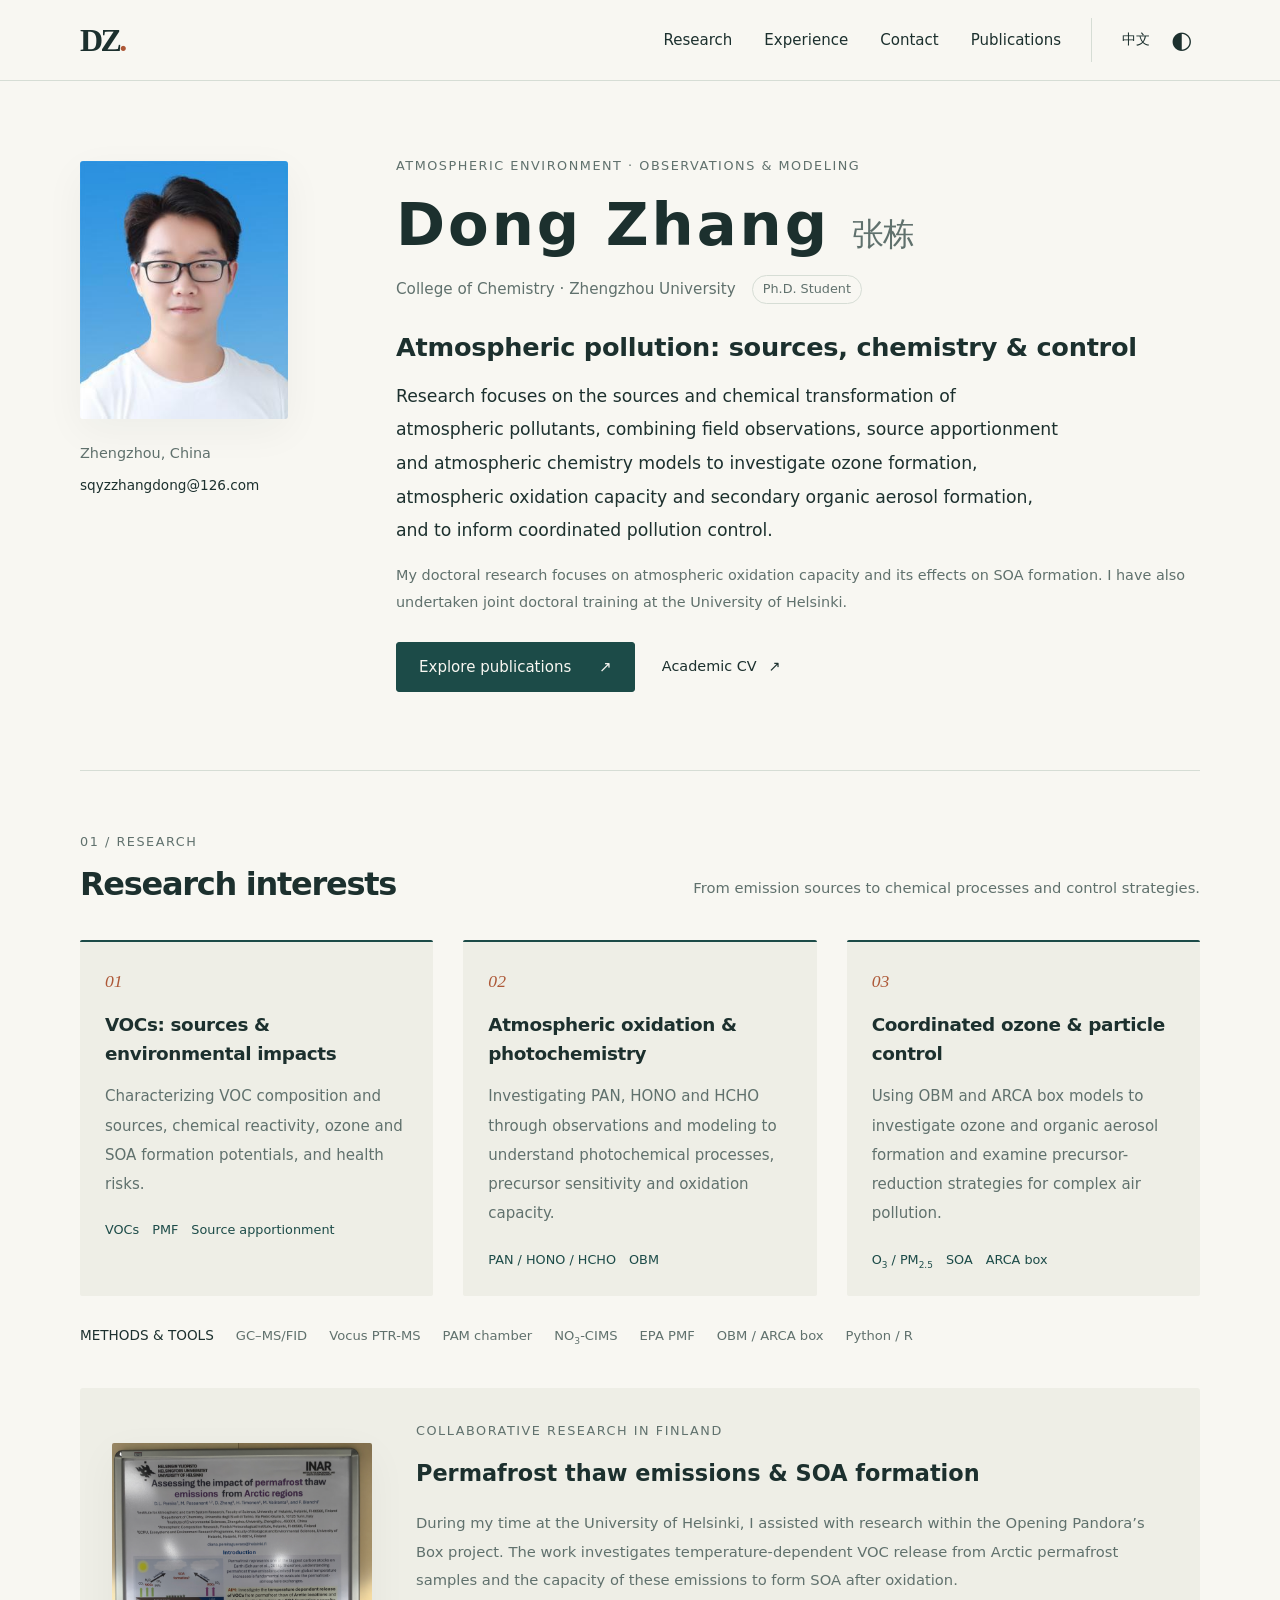
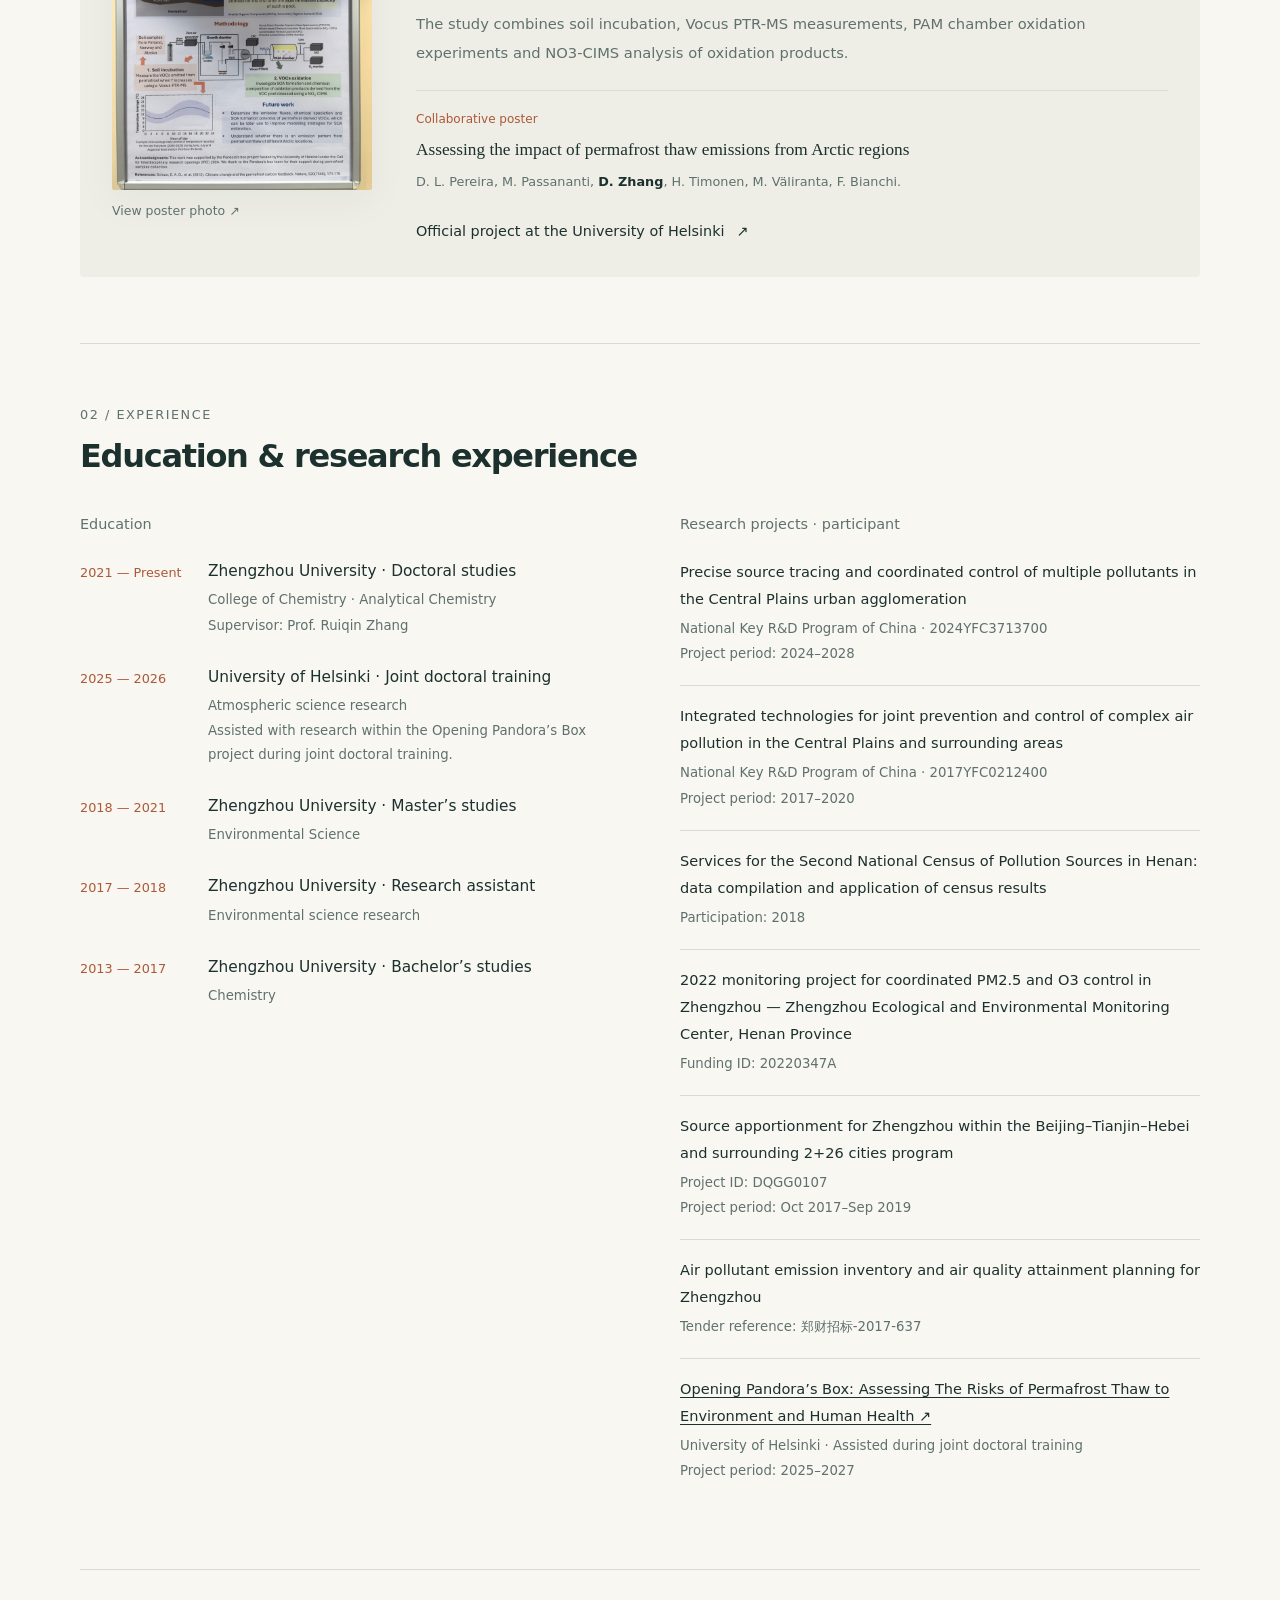
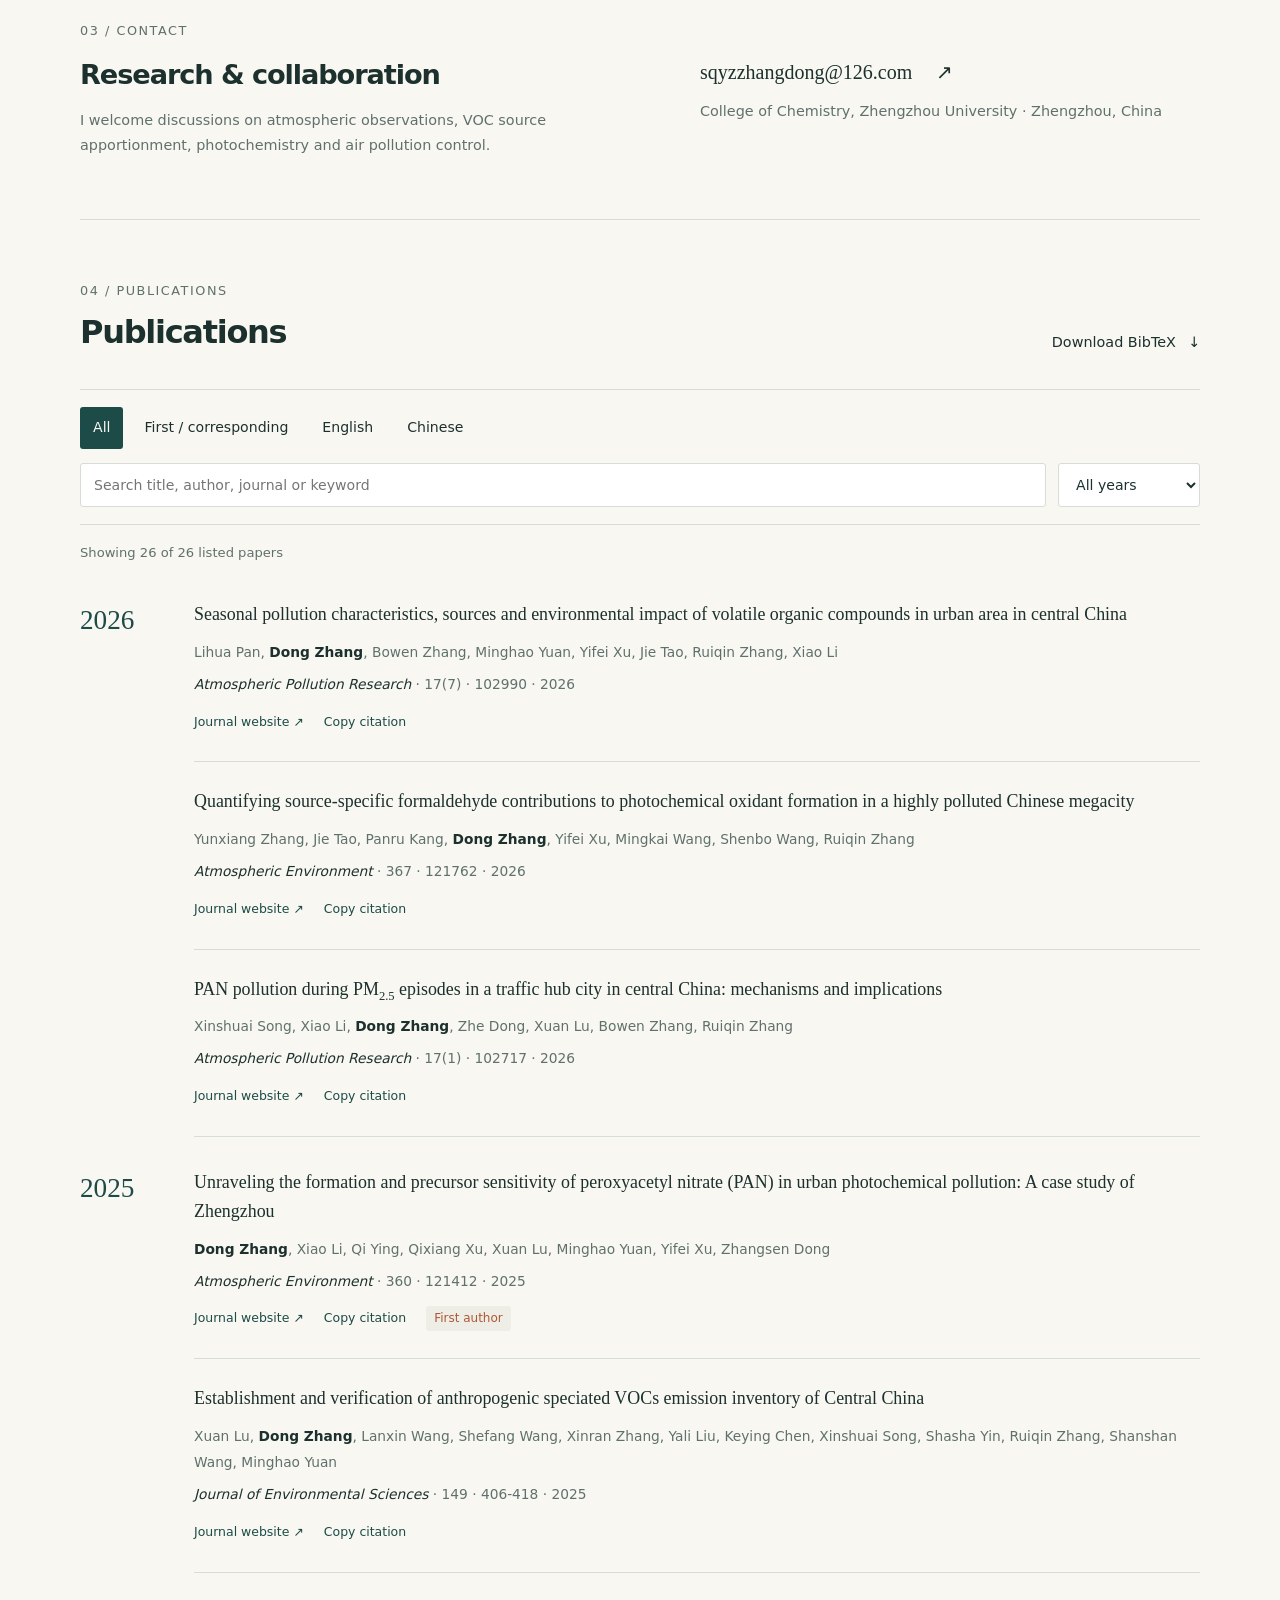
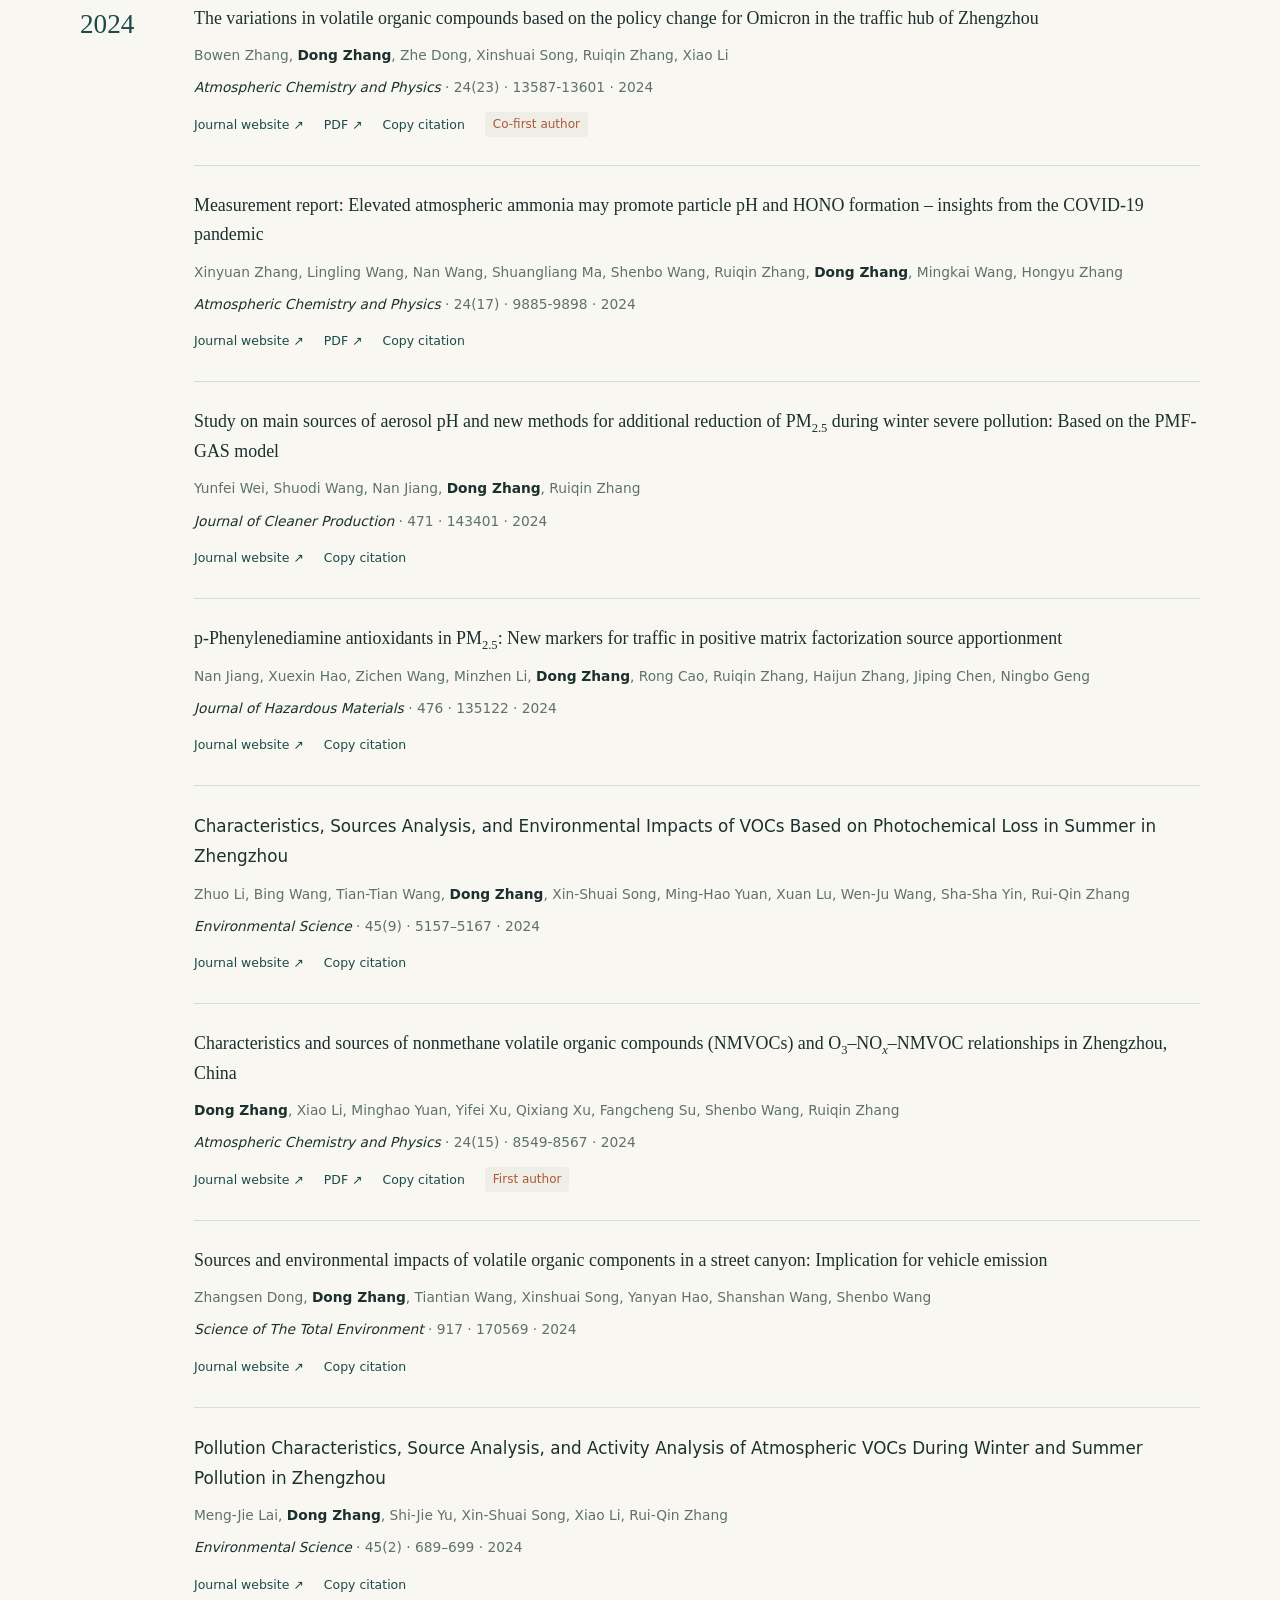
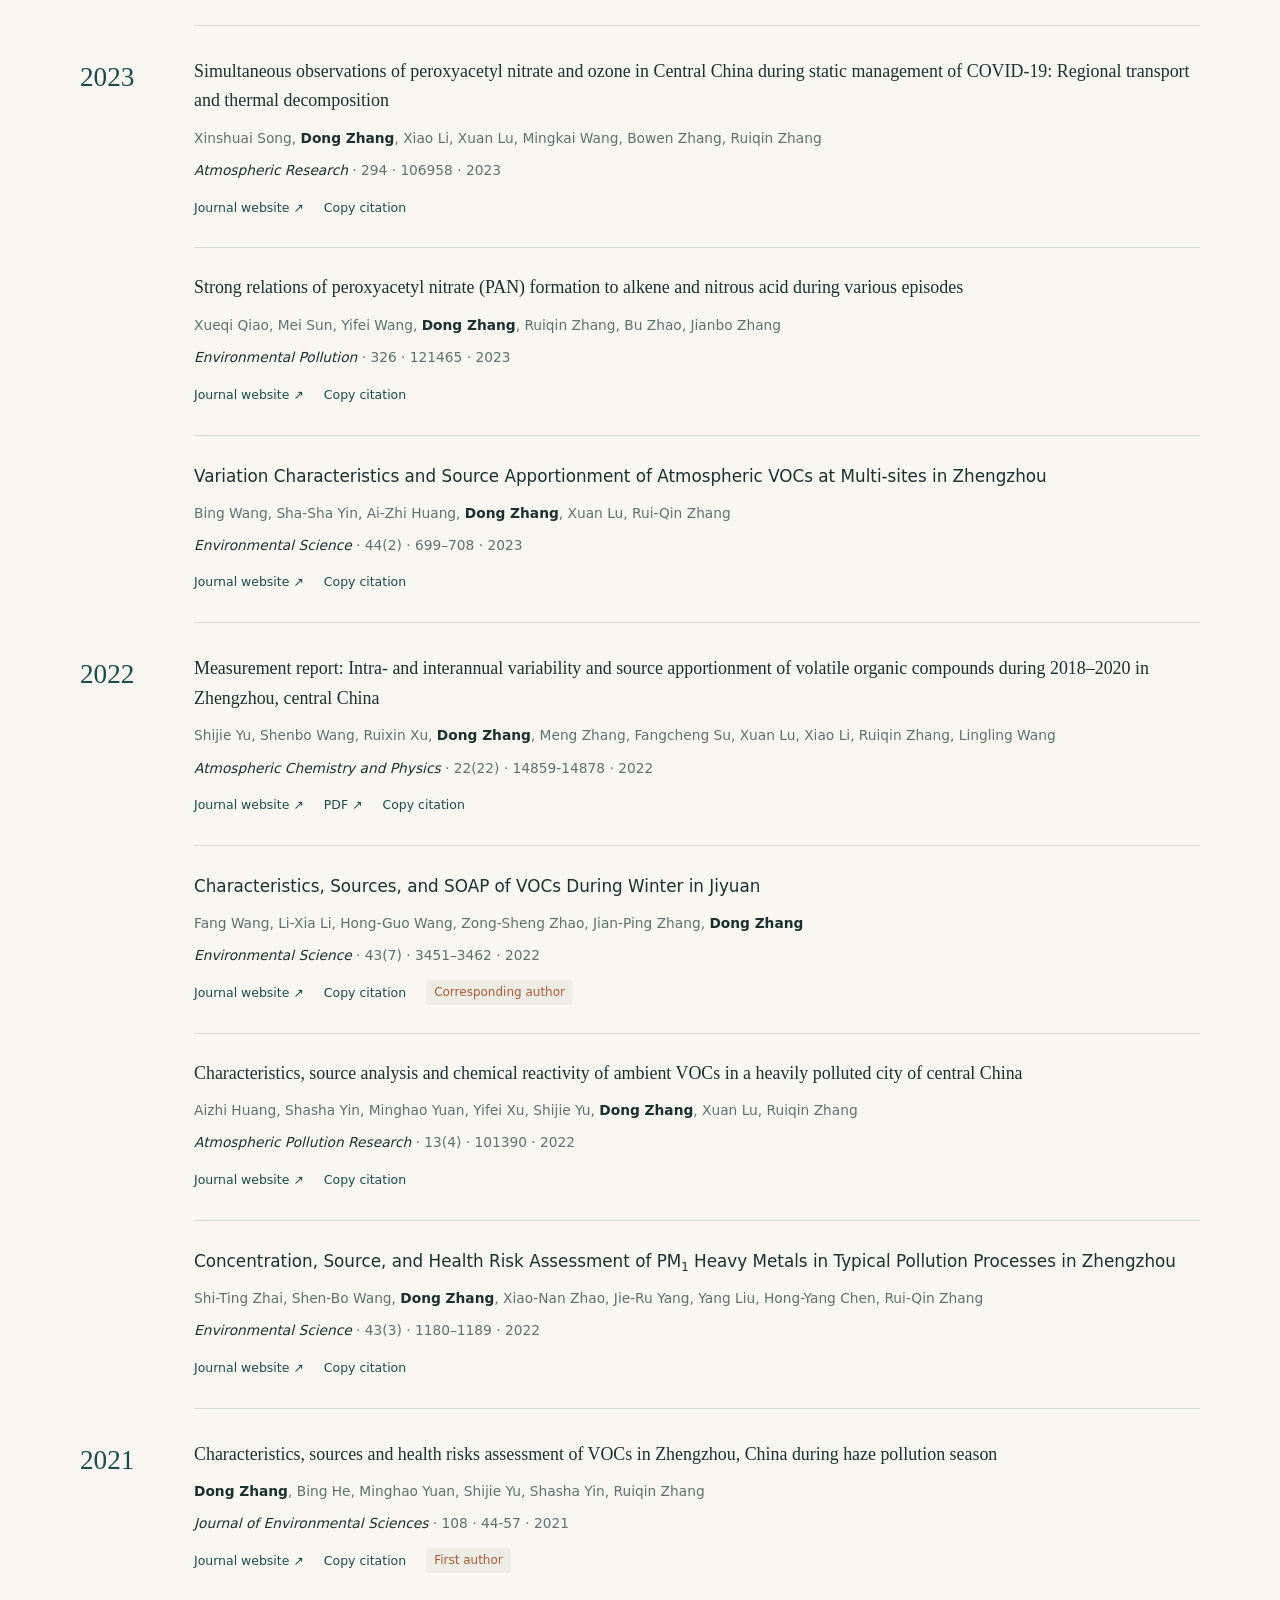
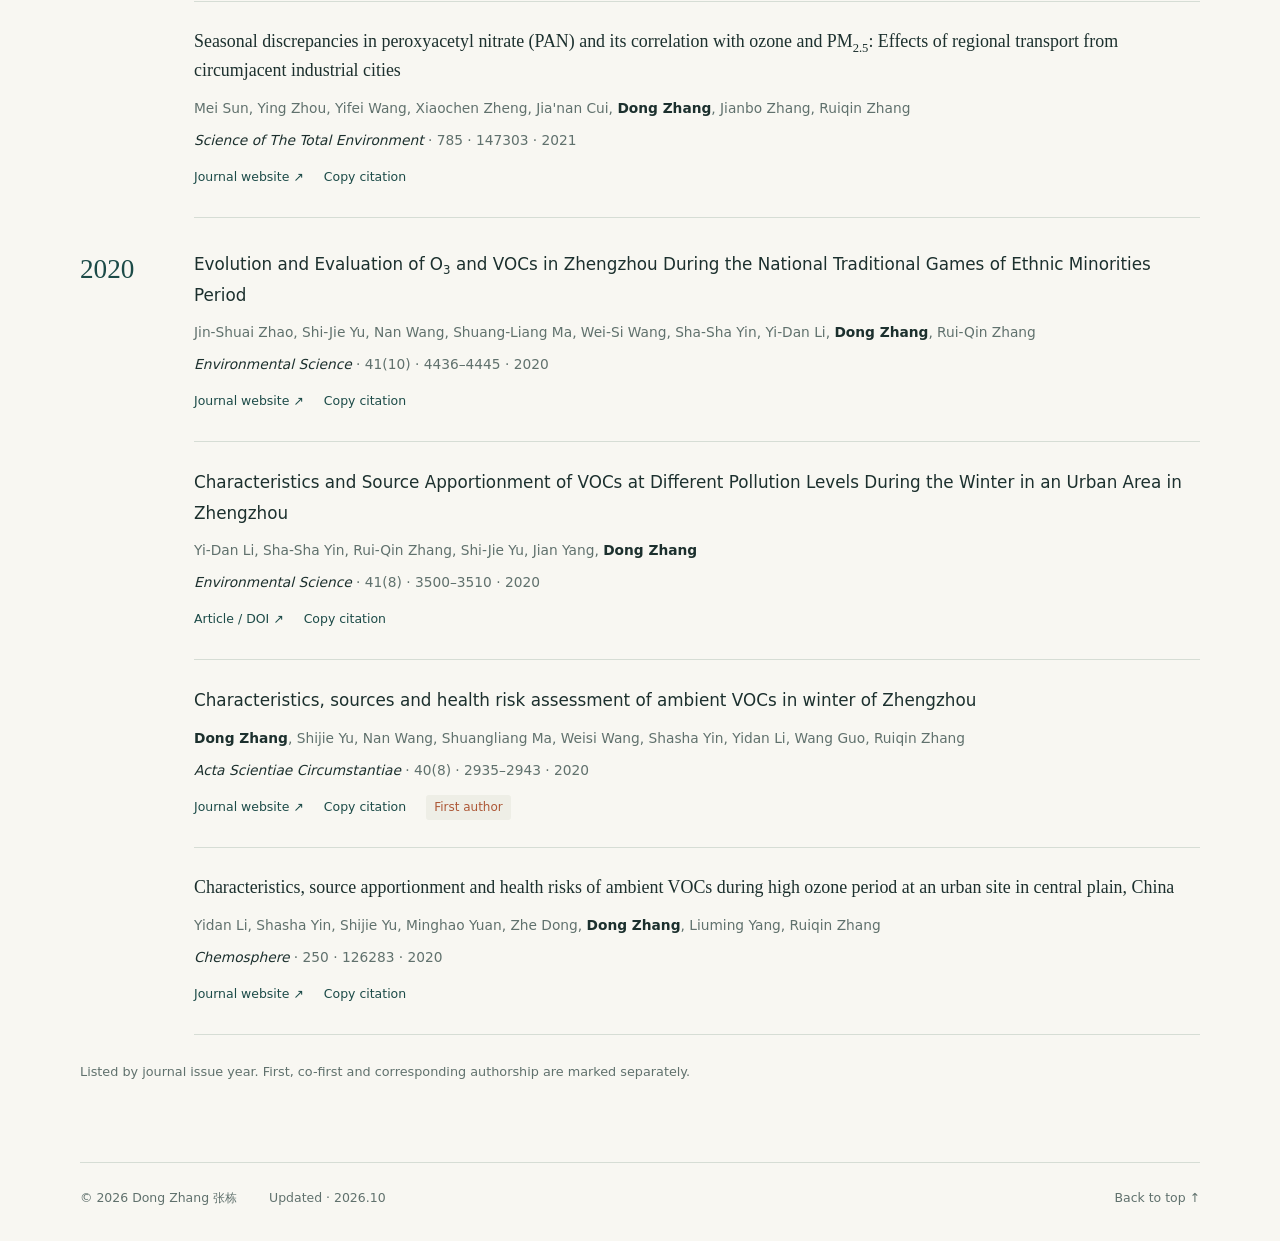
<file: index.html>
<!doctype html>
<html lang="en">
<head>
  <meta charset="utf-8">
  <meta name="viewport" content="width=device-width, initial-scale=1">
  <meta name="description" content="Dong Zhang, Ph.D. student at the College of Chemistry, Zhengzhou University. Atmospheric pollution, VOCs, atmospheric oxidation capacity, ozone and secondary organic aerosols.">
  <meta name="color-scheme" content="light dark">
  <meta name="author" content="Dong Zhang, 张栋">
  <meta name="keywords" content="张栋,Dong Zhang,郑州大学,大气污染,VOCs,大气氧化性,PAN,SOA,atmospheric chemistry">
  <meta property="og:type" content="website">
  <meta property="og:title" content="Dong Zhang · Atmospheric Pollution Research">
  <meta property="og:description" content="College of Chemistry, Zhengzhou University · Research, publications and academic experience">
  <meta property="og:url" content="https://dongzhang-atmos.github.io/">
  <meta property="og:image" content="https://dongzhang-atmos.github.io/portrait.jpg">
  <link rel="canonical" href="https://dongzhang-atmos.github.io/">
  <title>Dong Zhang · Atmospheric Pollution Research</title>
  <link rel="icon" type="image/svg+xml" href="favicon.svg">
  <link rel="stylesheet" href="style.css">
  <script src="data.js?v=20261008-links" defer></script>
  <script src="app.js?v=20261008-links" defer></script>
</head>
<body>
<a class="skip" href="#main" data-zh="跳至正文" data-en="Skip to content">Skip to content</a>
<header class="site-header">
  <div class="header-inner">
    <a class="brand" href="#home" aria-label="Dong Zhang home">DZ<span class="brand-dot">.</span></a>
    <nav aria-label="Main navigation">
      <a href="#research" data-zh="研究" data-en="Research">Research</a>
      <a href="#experience" data-zh="经历" data-en="Experience">Experience</a>
      <a href="#contact" data-zh="联系" data-en="Contact">Contact</a>
      <a href="#publications" data-zh="论文" data-en="Publications">Publications</a>
    </nav>
    <div class="header-tools">
      <button id="lang-toggle" type="button" aria-label="切换中文">中文</button>
      <button id="theme-toggle" type="button" aria-label="Switch to dark mode"><span aria-hidden="true">◐</span></button>
    </div>
  </div>
</header>
<main id="main">
  <section id="home" class="hero section-shell">
    <div class="identity">
      <div class="portrait-frame"><img src="portrait.jpg" alt="Portrait of Dong Zhang" width="293" height="364"></div>
      <p class="identity-location" data-zh="中国 · 郑州" data-en="Zhengzhou, China">Zhengzhou, China</p>
      <a class="email-small" href="mailto:sqyzzhangdong@126.com">sqyzzhangdong@126.com</a>
    </div>
    <div class="intro">
      <p class="eyebrow" data-zh="大气环境 · 观测与建模" data-en="ATMOSPHERIC ENVIRONMENT · OBSERVATIONS & MODELING">ATMOSPHERIC ENVIRONMENT · OBSERVATIONS &amp; MODELING</p>
      <h1><span data-zh="张栋" data-en="Dong Zhang">Dong Zhang</span><span class="name-secondary" data-zh="Dong Zhang" data-en="张栋">张栋</span></h1>
      <p class="affiliation"><span data-zh="郑州大学 · 化学学院" data-en="College of Chemistry · Zhengzhou University">College of Chemistry · Zhengzhou University</span><span class="status" data-zh="博士研究生" data-en="Ph.D. Student">Ph.D. Student</span></p>
      <h2 class="intro-title" data-zh="大气污染研究与治理" data-en="Atmospheric pollution: sources, chemistry & control">Atmospheric pollution: sources, chemistry &amp; control</h2>
      <p class="intro-copy" data-zh="关注大气污染物的来源与化学转化，结合现场观测、来源解析与大气化学模型，研究臭氧形成、大气氧化性与二次有机气溶胶生成，并探索污染协同控制。" data-en="Research focuses on the sources and chemical transformation of atmospheric pollutants, combining field observations, source apportionment and atmospheric chemistry models to investigate ozone formation, atmospheric oxidation capacity and secondary organic aerosol formation, and to inform coordinated pollution control.">Research focuses on the sources and chemical transformation of atmospheric pollutants, combining field observations, source apportionment and atmospheric chemistry models to investigate ozone formation, atmospheric oxidation capacity and secondary organic aerosol formation, and to inform coordinated pollution control.</p>
      <p class="intro-detail" data-zh="博士课题：大气氧化性及其对 SOA 生成影响研究。曾赴赫尔辛基大学开展联合培养。" data-en="My doctoral research focuses on atmospheric oxidation capacity and its effects on SOA formation. I have also undertaken joint doctoral training at the University of Helsinki.">My doctoral research focuses on atmospheric oxidation capacity and its effects on SOA formation. I have also undertaken joint doctoral training at the University of Helsinki.</p>
      <div class="hero-actions"><a class="button primary" href="#publications"><span data-zh="查看论文" data-en="Explore publications">Explore publications</span><span aria-hidden="true">↗</span></a><a class="text-link" data-cv-link href="cv-en.html" target="_blank" rel="noopener"><span data-zh="学术简历" data-en="Academic CV">Academic CV</span><span aria-hidden="true">↗</span></a></div>
    </div>
  </section>
  <section id="research" class="section-shell content-section">
    <div class="section-heading"><div><p class="eyebrow">01 / RESEARCH</p><h2 data-zh="研究方向" data-en="Research interests">Research interests</h2></div><p class="section-lead" data-zh="从污染来源，到化学过程，再到控制策略。" data-en="From emission sources to chemical processes and control strategies.">From emission sources to chemical processes and control strategies.</p></div>
    <div class="research-grid">
      <article class="research-card"><span class="research-index">01</span><h3 data-zh="VOCs 来源与环境影响" data-en="VOCs: sources & environmental impacts">VOCs: sources &amp; environmental impacts</h3><p data-zh="解析挥发性有机物的组分与来源，评估其化学反应活性、臭氧与 SOA 生成潜势及健康风险。" data-en="Characterizing VOC composition and sources, chemical reactivity, ozone and SOA formation potentials, and health risks.">Characterizing VOC composition and sources, chemical reactivity, ozone and SOA formation potentials, and health risks.</p><div class="tags"><span>VOCs</span><span>PMF</span><span data-zh="源解析" data-en="Source apportionment">Source apportionment</span></div></article>
      <article class="research-card"><span class="research-index">02</span><h3 data-zh="大气氧化性与光化学" data-en="Atmospheric oxidation & photochemistry">Atmospheric oxidation &amp; photochemistry</h3><p data-zh="关注 PAN、HONO 和 HCHO 等关键物种，结合观测与模型研究光化学过程、前体物敏感性及氧化能力。" data-en="Investigating PAN, HONO and HCHO through observations and modeling to understand photochemical processes, precursor sensitivity and oxidation capacity.">Investigating PAN, HONO and HCHO through observations and modeling to understand photochemical processes, precursor sensitivity and oxidation capacity.</p><div class="tags"><span>PAN / HONO / HCHO</span><span>OBM</span></div></article>
      <article class="research-card"><span class="research-index">03</span><h3 data-zh="臭氧与颗粒物协同控制" data-en="Coordinated ozone & particle control">Coordinated ozone &amp; particle control</h3><p data-zh="结合 OBM 与 ARCA box 模型分析臭氧和有机气溶胶形成，探索前体物减排对复合污染的影响。" data-en="Using OBM and ARCA box models to investigate ozone and organic aerosol formation and examine precursor-reduction strategies for complex air pollution.">Using OBM and ARCA box models to investigate ozone and organic aerosol formation and examine precursor-reduction strategies for complex air pollution.</p><div class="tags"><span>O<sub>3</sub> / PM<sub>2.5</sub></span><span>SOA</span><span>ARCA box</span></div></article>
    </div>
    <div class="methods"><p data-zh="方法与技术" data-en="METHODS & TOOLS">METHODS &amp; TOOLS</p><span>GC–MS/FID</span><span>Vocus PTR-MS</span><span>PAM chamber</span><span>NO<sub>3</sub>-CIMS</span><span>EPA PMF</span><span>OBM / ARCA box</span><span>Python / R</span></div>
    <article class="collaboration">
      <figure class="poster-figure"><a href="permafrost-poster.jpg" target="_blank" rel="noopener" aria-label="View the full research poster from Finland"><img src="permafrost-poster.jpg" alt="Collaborative poster: Assessing the impact of permafrost thaw emissions from Arctic regions, coauthored by D. Zhang. Soil incubation, VOC measurements and oxidation experiments." width="3072" height="4096" loading="lazy" decoding="async"></a><figcaption><a href="permafrost-poster.jpg" target="_blank" rel="noopener" data-zh="查看海报照片 ↗" data-en="View poster photo ↗">View poster photo ↗</a></figcaption></figure>
      <div class="collaboration-copy"><p class="eyebrow" data-zh="芬兰合作研究 · 协助工作" data-en="COLLABORATIVE RESEARCH IN FINLAND">COLLABORATIVE RESEARCH IN FINLAND</p><h3 data-zh="永久冻土融化排放与 SOA 形成" data-en="Permafrost thaw emissions & SOA formation">Permafrost thaw emissions &amp; SOA formation</h3><p data-zh="在赫尔辛基大学期间，我协助开展 Opening Pandora’s Box 项目中的相关研究。该工作关注北极地区永久冻土样品在温度变化下释放的 VOCs，以及这些物种氧化后形成 SOA 的能力。" data-en="During my time at the University of Helsinki, I assisted with research within the Opening Pandora’s Box project. The work investigates temperature-dependent VOC release from Arctic permafrost samples and the capacity of these emissions to form SOA after oxidation.">During my time at the University of Helsinki, I assisted with research within the Opening Pandora’s Box project. The work investigates temperature-dependent VOC release from Arctic permafrost samples and the capacity of these emissions to form SOA after oxidation.</p><p data-zh="研究结合土壤培养、Vocus PTR-MS 测量、PAM chamber 氧化实验和 NO3-CIMS 氧化产物分析。" data-en="The study combines soil incubation, Vocus PTR-MS measurements, PAM chamber oxidation experiments and NO3-CIMS analysis of oxidation products.">The study combines soil incubation, Vocus PTR-MS measurements, PAM chamber oxidation experiments and NO3-CIMS analysis of oxidation products.</p><div class="poster-citation"><p class="poster-label" data-zh="合作海报" data-en="Collaborative poster">Collaborative poster</p><h4>Assessing the impact of permafrost thaw emissions from Arctic regions</h4><p>D. L. Pereira, M. Passananti, <strong>D. Zhang</strong>, H. Timonen, M. Väliranta, F. Bianchi.</p></div><a class="text-link" href="https://researchportal.helsinki.fi/en/projects/opening-pandoras-box-assessing-the-risks-of-permafrost-thaw-to-en/" target="_blank" rel="noopener noreferrer"><span data-zh="赫尔辛基大学官方项目页" data-en="Official project at the University of Helsinki">Official project at the University of Helsinki</span><span aria-hidden="true">↗</span></a></div>
    </article>
  </section>
  <section id="experience" class="section-shell content-section">
    <div class="section-heading"><div><p class="eyebrow">02 / EXPERIENCE</p><h2 data-zh="教育与科研经历" data-en="Education & research experience">Education &amp; research experience</h2></div></div>
    <div class="experience-grid"><div><h3 class="subsection-label" data-zh="教育经历" data-en="Education">Education</h3><ol class="timeline">
      <li><span class="timeline-date" data-zh="2021 — 至今" data-en="2021 — Present">2021 — Present</span><div><h4 data-zh="郑州大学 · 博士研究生" data-en="Zhengzhou University · Doctoral studies">Zhengzhou University · Doctoral studies</h4><p data-zh="化学学院 · 分析化学" data-en="College of Chemistry · Analytical Chemistry">College of Chemistry · Analytical Chemistry</p><p data-zh="导师：张瑞芹教授" data-en="Supervisor: Prof. Ruiqin Zhang">Supervisor: Prof. Ruiqin Zhang</p></div></li>
      <li><span class="timeline-date">2025 — 2026</span><div><h4 data-zh="赫尔辛基大学 · 联合培养" data-en="University of Helsinki · Joint doctoral training">University of Helsinki · Joint doctoral training</h4><p data-zh="大气科学研究" data-en="Atmospheric science research">Atmospheric science research</p><p data-zh="联合培养期间协助 Opening Pandora’s Box 项目相关研究。" data-en="Assisted with research within the Opening Pandora’s Box project during joint doctoral training.">Assisted with research within the Opening Pandora’s Box project during joint doctoral training.</p></div></li>
      <li><span class="timeline-date">2018 — 2021</span><div><h4 data-zh="郑州大学 · 硕士" data-en="Zhengzhou University · Master’s studies">Zhengzhou University · Master’s studies</h4><p data-zh="环境科学" data-en="Environmental Science">Environmental Science</p></div></li>
      <li><span class="timeline-date">2017 — 2018</span><div><h4 data-zh="郑州大学 · 科研助理" data-en="Zhengzhou University · Research assistant">Zhengzhou University · Research assistant</h4><p data-zh="环境科学研究" data-en="Environmental science research">Environmental science research</p></div></li>
      <li><span class="timeline-date">2013 — 2017</span><div><h4 data-zh="郑州大学 · 本科" data-en="Zhengzhou University · Bachelor’s studies">Zhengzhou University · Bachelor’s studies</h4><p data-zh="化学" data-en="Chemistry">Chemistry</p></div></li>
    </ol></div><div><h3 class="subsection-label" data-zh="参与科研项目" data-en="Research projects · participant">Research projects · participant</h3><ul class="project-list">
      <li id="central-plains-2024"><h4 data-zh="中原城市群重污染精准溯源与多污染物协同治理" data-en="Precise source tracing and coordinated control of multiple pollutants in the Central Plains urban agglomeration">Precise source tracing and coordinated control of multiple pollutants in the Central Plains urban agglomeration</h4><p><span data-zh="国家重点研发计划" data-en="National Key R&D Program of China">National Key R&amp;D Program of China</span> · 2024YFC3713700</p><p data-zh="项目周期：2024—2028" data-en="Project period: 2024–2028">Project period: 2024–2028</p></li>
      <li id="central-plains-2017"><h4 data-zh="中原城市群及周边地区大气复合污染联防联控技术集成与应用示范" data-en="Integrated technologies for joint prevention and control of complex air pollution in the Central Plains and surrounding areas">Integrated technologies for joint prevention and control of complex air pollution in the Central Plains and surrounding areas</h4><p><span data-zh="国家重点研发计划" data-en="National Key R&D Program of China">National Key R&amp;D Program of China</span> · 2017YFC0212400</p><p data-zh="项目周期：2017—2020" data-en="Project period: 2017–2020">Project period: 2017–2020</p></li>
      <li id="henan-census"><h4 data-zh="河南省第二次全国污染源普查、数据汇总及成果开发服务项目" data-en="Services for the Second National Census of Pollution Sources in Henan: data compilation and application of census results">Services for the Second National Census of Pollution Sources in Henan: data compilation and application of census results</h4><p data-zh="参与年份：2018" data-en="Participation: 2018">Participation: 2018</p></li>
      <li id="zhengzhou-coordinated-monitoring"><h4 data-zh="河南省郑州生态环境监测中心2022年郑州市PM2.5与O3协同控制监测项目" data-en="2022 monitoring project for coordinated PM2.5 and O3 control in Zhengzhou — Zhengzhou Ecological and Environmental Monitoring Center, Henan Province">2022 monitoring project for coordinated PM2.5 and O3 control in Zhengzhou — Zhengzhou Ecological and Environmental Monitoring Center, Henan Province</h4><p data-zh="资助编号：20220347A" data-en="Funding ID: 20220347A">Funding ID: 20220347A</p></li>
      <li id="zhengzhou-source-apportionment"><h4 data-zh="京津冀及周边地区 2+26 城市来源解析研究 · 郑州市项目" data-en="Source apportionment for Zhengzhou within the Beijing–Tianjin–Hebei and surrounding 2+26 cities program">Source apportionment for Zhengzhou within the Beijing–Tianjin–Hebei and surrounding 2+26 cities program</h4><p data-zh="项目编号：DQGG0107" data-en="Project ID: DQGG0107">Project ID: DQGG0107</p><p data-zh="项目周期：2017.10—2019.09" data-en="Project period: Oct 2017–Sep 2019">Project period: Oct 2017–Sep 2019</p></li>
      <li id="zhengzhou-emission-inventory"><h4 data-zh="郑州市大气污染源排放清单与环境质量限期达标规划编制" data-en="Air pollutant emission inventory and air quality attainment planning for Zhengzhou">Air pollutant emission inventory and air quality attainment planning for Zhengzhou</h4><p data-zh="招标编号：郑财招标-2017-637" data-en="Tender reference: 郑财招标-2017-637">Tender reference: 郑财招标-2017-637</p></li>
      <li id="pandora-project"><h4><a href="https://researchportal.helsinki.fi/en/projects/opening-pandoras-box-assessing-the-risks-of-permafrost-thaw-to-en/" target="_blank" rel="noopener noreferrer">Opening Pandora’s Box: Assessing The Risks of Permafrost Thaw to Environment and Human Health ↗</a></h4><p data-zh="赫尔辛基大学 · 联合培养期间协助研究" data-en="University of Helsinki · Assisted during joint doctoral training">University of Helsinki · Assisted during joint doctoral training</p><p data-zh="项目周期：2025—2027" data-en="Project period: 2025–2027">Project period: 2025–2027</p></li>
    </ul></div></div>
  </section>
  <section id="contact" class="section-shell contact-section"><div><p class="eyebrow">03 / CONTACT</p><h2 data-zh="学术交流与合作" data-en="Research & collaboration">Research &amp; collaboration</h2><p data-zh="欢迎就大气观测、VOCs 来源解析、光化学过程与污染控制开展交流。" data-en="I welcome discussions on atmospheric observations, VOC source apportionment, photochemistry and air pollution control.">I welcome discussions on atmospheric observations, VOC source apportionment, photochemistry and air pollution control.</p></div><div class="contact-details"><a class="contact-email" href="mailto:sqyzzhangdong@126.com">sqyzzhangdong@126.com <span aria-hidden="true">↗</span></a><p data-zh="郑州大学化学学院 · 中国河南郑州" data-en="College of Chemistry, Zhengzhou University · Zhengzhou, China">College of Chemistry, Zhengzhou University · Zhengzhou, China</p></div></section>
  <section id="publications" class="section-shell content-section">
    <div class="section-heading"><div><p class="eyebrow">04 / PUBLICATIONS</p><h2 data-zh="发表论文" data-en="Publications">Publications</h2></div><a class="text-link" href="publications.bib" download><span data-zh="下载 BibTeX" data-en="Download BibTeX">Download BibTeX</span><span aria-hidden="true">↓</span></a></div>
    <div class="publication-toolbar">
      <div class="filter-tabs" role="group" aria-label="Publication categories"><button type="button" class="active" data-filter="all" aria-pressed="true" data-zh="全部" data-en="All">All</button><button type="button" data-filter="lead" aria-pressed="false" data-zh="第一 / 通讯作者" data-en="First / corresponding">First / corresponding</button><button type="button" data-filter="en" aria-pressed="false" data-zh="英文论文" data-en="English">English</button><button type="button" data-filter="zh" aria-pressed="false" data-zh="中文论文" data-en="Chinese">Chinese</button></div>
      <div class="search-row"><label class="search-label"><span class="sr-only" data-zh="搜索论文" data-en="Search publications">Search publications</span><input type="search" id="publication-search" placeholder="Search title, author, journal or keyword" autocomplete="off"></label><label class="year-label"><span class="sr-only" data-zh="按年份筛选" data-en="Filter by year">Filter by year</span><select id="publication-year"><option value="all">All years</option></select></label></div>
    </div>
    <p id="publication-count" class="publication-count" role="status" aria-live="polite"></p>
    <div id="publication-list" class="publication-list"></div>
    <noscript><p>Enable JavaScript to browse and filter publications, or read the <a href="cv-en.html">academic CV</a>.</p></noscript>
    <p class="publication-note" data-zh="按正式卷期年份排列；第一作者、共同第一作者与通讯作者单独标注。" data-en="Listed by journal issue year. First, co-first and corresponding authorship are marked separately.">Listed by journal issue year. First, co-first and corresponding authorship are marked separately.</p>
  </section>
</main>
<footer class="section-shell"><p>© <span id="copyright-year">2026</span> <span data-zh="张栋 Dong Zhang" data-en="Dong Zhang 张栋">Dong Zhang 张栋</span></p><p><span data-zh="资料更新" data-en="Updated">Updated</span> · 2026.10</p><a href="#home" data-zh="回到顶部 ↑" data-en="Back to top ↑">Back to top ↑</a></footer>
<div id="toast" class="toast" role="status" aria-live="polite"></div>
</body>
</html>
</file>
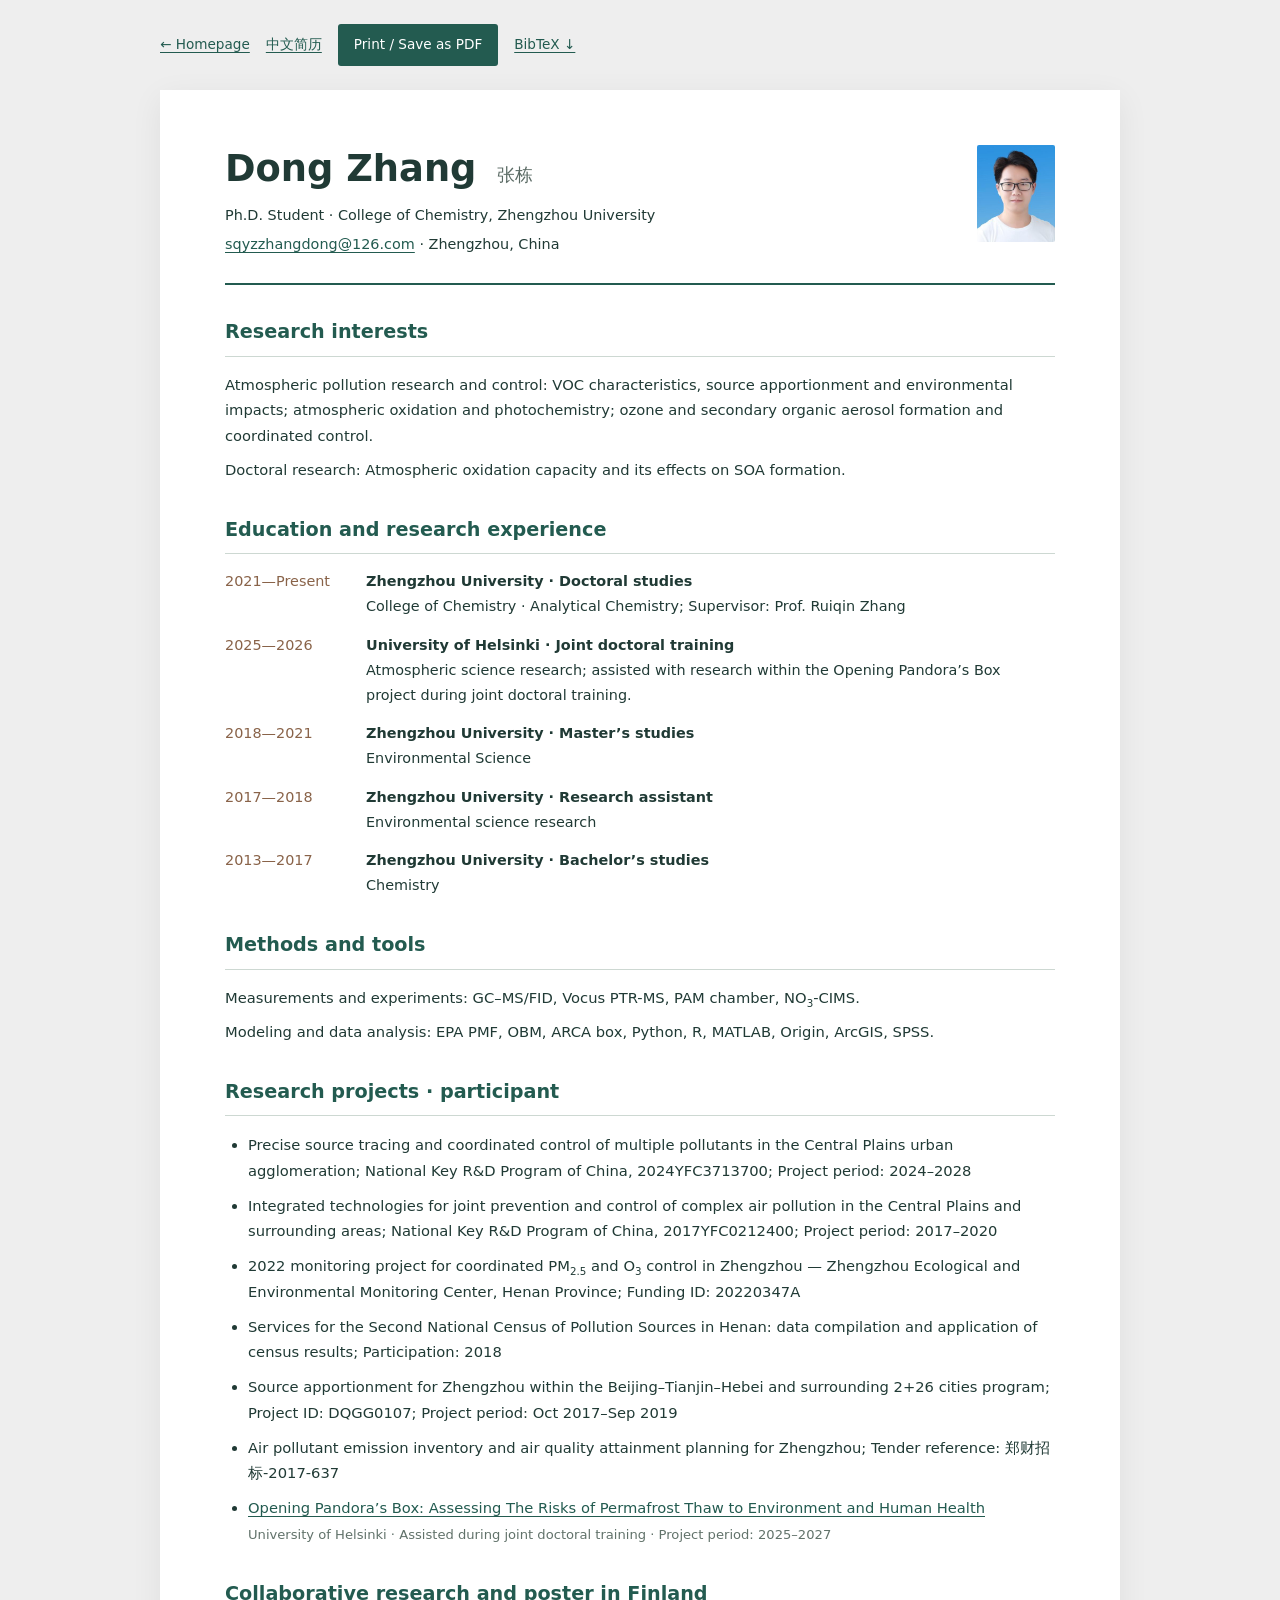
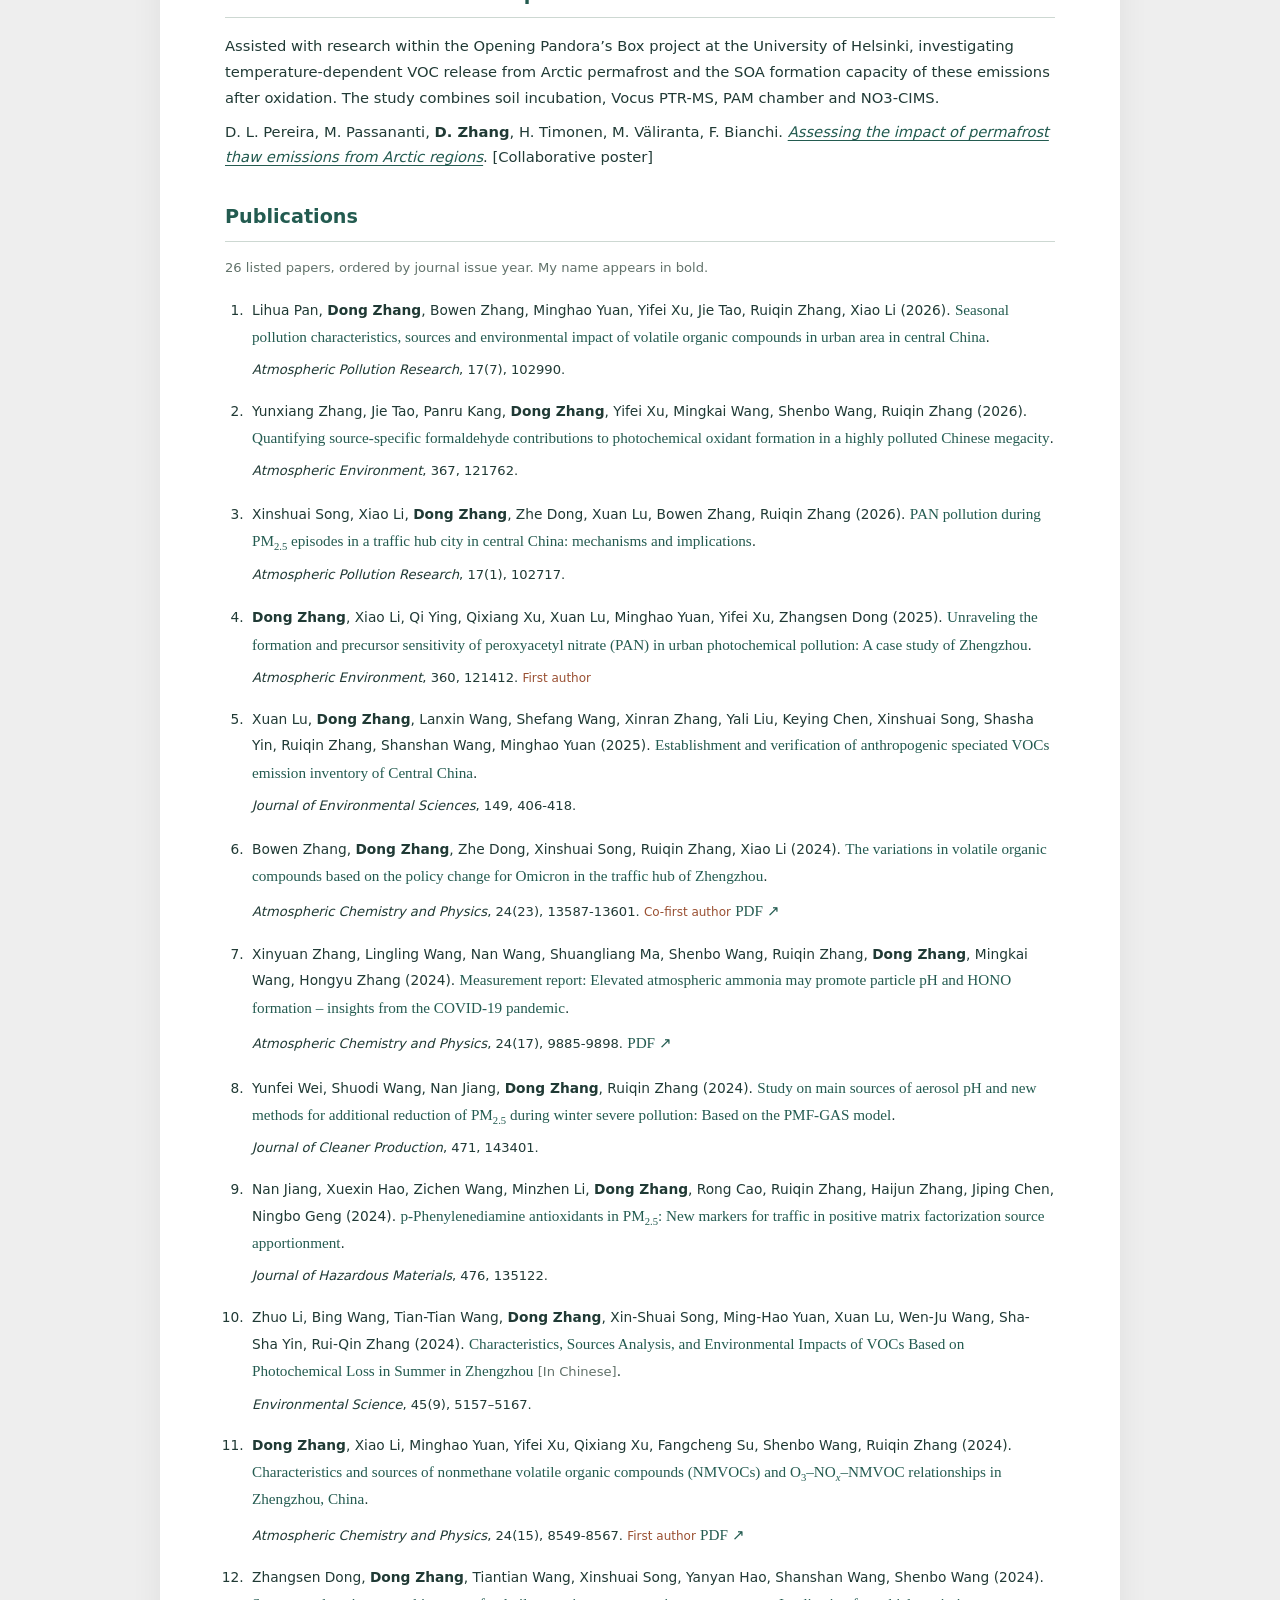
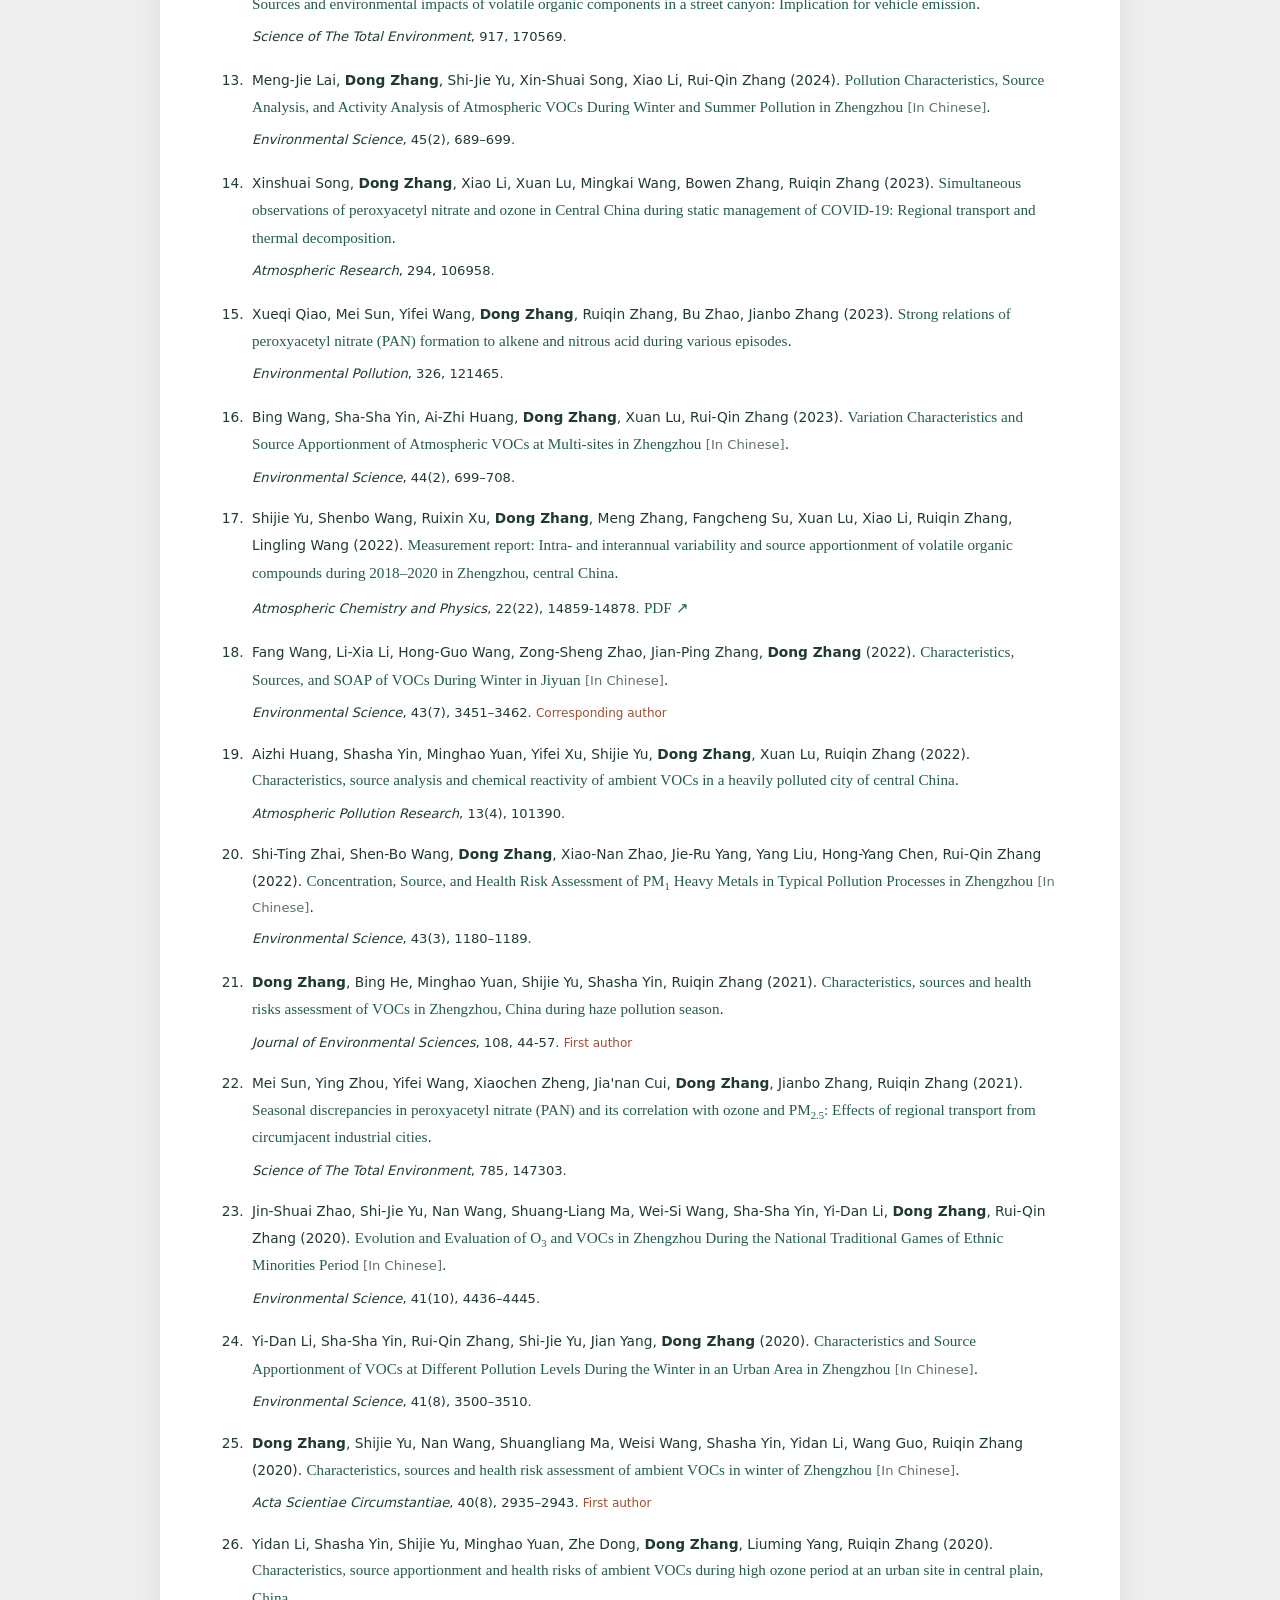
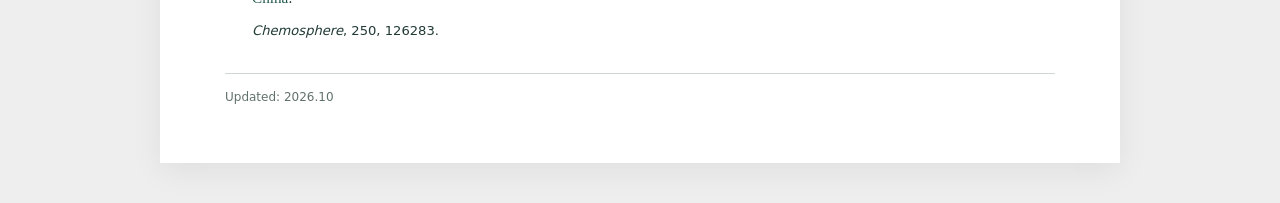
<file: cv-en.html>
<!doctype html>
<html lang="en"><head><meta charset="utf-8"><meta name="viewport" content="width=device-width, initial-scale=1"><meta name="color-scheme" content="light"><title>Dong Zhang · Academic CV</title><link rel="stylesheet" href="cv.css"><link rel="icon" href="favicon.svg" type="image/svg+xml"></head>
<body><div class="cv-tools"><a href="index.html">← Homepage</a><a href="cv.html">中文简历</a><button type="button" onclick="window.print()">Print / Save as PDF</button><a href="publications.bib" download>BibTeX ↓</a></div>
<main class="cv"><header><div><h1>Dong Zhang <small>张栋</small></h1><p>Ph.D. Student · College of Chemistry, Zhengzhou University</p><p><a href="mailto:sqyzzhangdong@126.com">sqyzzhangdong@126.com</a> · Zhengzhou, China</p></div><img src="portrait.jpg" alt="Portrait of Dong Zhang" width="78" height="97"></header>
<section><h2>Research interests</h2><p>Atmospheric pollution research and control: VOC characteristics, source apportionment and environmental impacts; atmospheric oxidation and photochemistry; ozone and secondary organic aerosol formation and coordinated control.</p><p>Doctoral research: Atmospheric oxidation capacity and its effects on SOA formation.</p></section>
<section><h2>Education and research experience</h2><div class="education"><div><time>2021—Present</time><p><strong>Zhengzhou University · Doctoral studies</strong><br>College of Chemistry · Analytical Chemistry; Supervisor: Prof. Ruiqin Zhang</p></div><div><time>2025—2026</time><p><strong>University of Helsinki · Joint doctoral training</strong><br>Atmospheric science research; assisted with research within the Opening Pandora’s Box project during joint doctoral training.</p></div><div><time>2018—2021</time><p><strong>Zhengzhou University · Master’s studies</strong><br>Environmental Science</p></div><div><time>2017—2018</time><p><strong>Zhengzhou University · Research assistant</strong><br>Environmental science research</p></div><div><time>2013—2017</time><p><strong>Zhengzhou University · Bachelor’s studies</strong><br>Chemistry</p></div></div></section>
<section><h2>Methods and tools</h2><p>Measurements and experiments: GC–MS/FID, Vocus PTR-MS, PAM chamber, NO<sub>3</sub>-CIMS.</p><p>Modeling and data analysis: EPA PMF, OBM, ARCA box, Python, R, MATLAB, Origin, ArcGIS, SPSS.</p></section>
<section><h2>Research projects · participant</h2><ul><li>Precise source tracing and coordinated control of multiple pollutants in the Central Plains urban agglomeration; National Key R&amp;D Program of China, 2024YFC3713700; Project period: 2024–2028</li><li>Integrated technologies for joint prevention and control of complex air pollution in the Central Plains and surrounding areas; National Key R&amp;D Program of China, 2017YFC0212400; Project period: 2017–2020</li><li>2022 monitoring project for coordinated PM<sub>2.5</sub> and O<sub>3</sub> control in Zhengzhou — Zhengzhou Ecological and Environmental Monitoring Center, Henan Province; Funding ID: 20220347A</li><li>Services for the Second National Census of Pollution Sources in Henan: data compilation and application of census results; Participation: 2018</li><li>Source apportionment for Zhengzhou within the Beijing–Tianjin–Hebei and surrounding 2+26 cities program; Project ID: DQGG0107; Project period: Oct 2017–Sep 2019</li><li>Air pollutant emission inventory and air quality attainment planning for Zhengzhou; Tender reference: 郑财招标-2017-637</li><li><a href="https://researchportal.helsinki.fi/en/projects/opening-pandoras-box-assessing-the-risks-of-permafrost-thaw-to-en/">Opening Pandora’s Box: Assessing The Risks of Permafrost Thaw to Environment and Human Health</a><br><span class="muted">University of Helsinki · Assisted during joint doctoral training · Project period: 2025–2027</span></li></ul></section>
<section><h2>Collaborative research and poster in Finland</h2><p>Assisted with research within the Opening Pandora’s Box project at the University of Helsinki, investigating temperature-dependent VOC release from Arctic permafrost and the SOA formation capacity of these emissions after oxidation. The study combines soil incubation, Vocus PTR-MS, PAM chamber and NO3-CIMS.</p><p>D. L. Pereira, M. Passananti, <strong>D. Zhang</strong>, H. Timonen, M. Väliranta, F. Bianchi. <a href="permafrost-poster.jpg"><i>Assessing the impact of permafrost thaw emissions from Arctic regions</i></a>. [Collaborative poster]</p></section>
<section><h2>Publications</h2><p class="muted">26 listed papers, ordered by journal issue year. My name appears in bold.</p><ol class="publications"><li><p>Lihua Pan, <strong>Dong Zhang</strong>, Bowen Zhang, Minghao Yuan, Yifei Xu, Jie Tao, Ruiqin Zhang, Xiao Li (2026). <a href="https://linkinghub.elsevier.com/retrieve/pii/S1309104226001066">Seasonal pollution characteristics, sources and environmental impact of volatile organic compounds in urban area in central China</a>.</p><p class="journal"><i>Atmospheric Pollution Research</i>, 17(7), 102990.</p></li><li><p>Yunxiang Zhang, Jie Tao, Panru Kang, <strong>Dong Zhang</strong>, Yifei Xu, Mingkai Wang, Shenbo Wang, Ruiqin Zhang (2026). <a href="https://linkinghub.elsevier.com/retrieve/pii/S135223102500737X">Quantifying source-specific formaldehyde contributions to photochemical oxidant formation in a highly polluted Chinese megacity</a>.</p><p class="journal"><i>Atmospheric Environment</i>, 367, 121762.</p></li><li><p>Xinshuai Song, Xiao Li, <strong>Dong Zhang</strong>, Zhe Dong, Xuan Lu, Bowen Zhang, Ruiqin Zhang (2026). <a href="https://linkinghub.elsevier.com/retrieve/pii/S1309104225003198">PAN pollution during PM<sub>2.5</sub> episodes in a traffic hub city in central China: mechanisms and implications</a>.</p><p class="journal"><i>Atmospheric Pollution Research</i>, 17(1), 102717.</p></li><li><p><strong>Dong Zhang</strong>, Xiao Li, Qi Ying, Qixiang Xu, Xuan Lu, Minghao Yuan, Yifei Xu, Zhangsen Dong (2025). <a href="https://linkinghub.elsevier.com/retrieve/pii/S1352231025003875">Unraveling the formation and precursor sensitivity of peroxyacetyl nitrate (PAN) in urban photochemical pollution: A case study of Zhengzhou</a>.</p><p class="journal"><i>Atmospheric Environment</i>, 360, 121412. <span class="role">First author</span></p></li><li><p>Xuan Lu, <strong>Dong Zhang</strong>, Lanxin Wang, Shefang Wang, Xinran Zhang, Yali Liu, Keying Chen, Xinshuai Song, Shasha Yin, Ruiqin Zhang, Shanshan Wang, Minghao Yuan (2025). <a href="https://linkinghub.elsevier.com/retrieve/pii/S1001074224000470">Establishment and verification of anthropogenic speciated VOCs emission inventory of Central China</a>.</p><p class="journal"><i>Journal of Environmental Sciences</i>, 149, 406-418.</p></li><li><p>Bowen Zhang, <strong>Dong Zhang</strong>, Zhe Dong, Xinshuai Song, Ruiqin Zhang, Xiao Li (2024). <a href="https://acp.copernicus.org/articles/24/13587/2024/">The variations in volatile organic compounds based on the policy change for Omicron in the traffic hub of Zhengzhou</a>.</p><p class="journal"><i>Atmospheric Chemistry and Physics</i>, 24(23), 13587-13601. <span class="role">Co-first author</span> <a href="https://acp.copernicus.org/articles/24/13587/2024/acp-24-13587-2024.pdf" target="_blank" rel="noopener noreferrer">PDF ↗</a></p></li><li><p>Xinyuan Zhang, Lingling Wang, Nan Wang, Shuangliang Ma, Shenbo Wang, Ruiqin Zhang, <strong>Dong Zhang</strong>, Mingkai Wang, Hongyu Zhang (2024). <a href="https://acp.copernicus.org/articles/24/9885/2024/">Measurement report: Elevated atmospheric ammonia may promote particle pH and HONO formation – insights from the COVID-19 pandemic</a>.</p><p class="journal"><i>Atmospheric Chemistry and Physics</i>, 24(17), 9885-9898. <a href="https://acp.copernicus.org/articles/24/9885/2024/acp-24-9885-2024.pdf" target="_blank" rel="noopener noreferrer">PDF ↗</a></p></li><li><p>Yunfei Wei, Shuodi Wang, Nan Jiang, <strong>Dong Zhang</strong>, Ruiqin Zhang (2024). <a href="https://linkinghub.elsevier.com/retrieve/pii/S0959652624028506">Study on main sources of aerosol pH and new methods for additional reduction of PM<sub>2.5</sub> during winter severe pollution: Based on the PMF-GAS model</a>.</p><p class="journal"><i>Journal of Cleaner Production</i>, 471, 143401.</p></li><li><p>Nan Jiang, Xuexin Hao, Zichen Wang, Minzhen Li, <strong>Dong Zhang</strong>, Rong Cao, Ruiqin Zhang, Haijun Zhang, Jiping Chen, Ningbo Geng (2024). <a href="https://linkinghub.elsevier.com/retrieve/pii/S0304389424017011">p‑Phenylenediamine antioxidants in PM<sub>2.5</sub>: New markers for traffic in positive matrix factorization source apportionment</a>.</p><p class="journal"><i>Journal of Hazardous Materials</i>, 476, 135122.</p></li><li><p>Zhuo Li, Bing Wang, Tian-Tian Wang, <strong>Dong Zhang</strong>, Xin-Shuai Song, Ming-Hao Yuan, Xuan Lu, Wen-Ju Wang, Sha-Sha Yin, Rui-Qin Zhang (2024). <a href="https://www.hjkx.ac.cn/hjkx/ch/reader/view_abstract.aspx?file_no=20240916&amp;flag=1">Characteristics, Sources Analysis, and Environmental Impacts of VOCs Based on Photochemical Loss in Summer in Zhengzhou</a> <span class="muted">[In Chinese]</span>.</p><p class="journal"><i>Environmental Science</i>, 45(9), 5157–5167.</p></li><li><p><strong>Dong Zhang</strong>, Xiao Li, Minghao Yuan, Yifei Xu, Qixiang Xu, Fangcheng Su, Shenbo Wang, Ruiqin Zhang (2024). <a href="https://acp.copernicus.org/articles/24/8549/2024/">Characteristics and sources of nonmethane volatile organic compounds (NMVOCs) and O<sub>3</sub>–NO<sub><i>x</i></sub>–NMVOC relationships in Zhengzhou, China</a>.</p><p class="journal"><i>Atmospheric Chemistry and Physics</i>, 24(15), 8549-8567. <span class="role">First author</span> <a href="https://acp.copernicus.org/articles/24/8549/2024/acp-24-8549-2024.pdf" target="_blank" rel="noopener noreferrer">PDF ↗</a></p></li><li><p>Zhangsen Dong, <strong>Dong Zhang</strong>, Tiantian Wang, Xinshuai Song, Yanyan Hao, Shanshan Wang, Shenbo Wang (2024). <a href="https://linkinghub.elsevier.com/retrieve/pii/S004896972400706X">Sources and environmental impacts of volatile organic components in a street canyon: Implication for vehicle emission</a>.</p><p class="journal"><i>Science of The Total Environment</i>, 917, 170569.</p></li><li><p>Meng-Jie Lai, <strong>Dong Zhang</strong>, Shi-Jie Yu, Xin-Shuai Song, Xiao Li, Rui-Qin Zhang (2024). <a href="https://www.hjkx.ac.cn/hjkx/ch/html/20240208.htm">Pollution Characteristics, Source Analysis, and Activity Analysis of Atmospheric VOCs During Winter and Summer Pollution in Zhengzhou</a> <span class="muted">[In Chinese]</span>.</p><p class="journal"><i>Environmental Science</i>, 45(2), 689–699.</p></li><li><p>Xinshuai Song, <strong>Dong Zhang</strong>, Xiao Li, Xuan Lu, Mingkai Wang, Bowen Zhang, Ruiqin Zhang (2023). <a href="https://linkinghub.elsevier.com/retrieve/pii/S0169809523003551">Simultaneous observations of peroxyacetyl nitrate and ozone in Central China during static management of COVID-19: Regional transport and thermal decomposition</a>.</p><p class="journal"><i>Atmospheric Research</i>, 294, 106958.</p></li><li><p>Xueqi Qiao, Mei Sun, Yifei Wang, <strong>Dong Zhang</strong>, Ruiqin Zhang, Bu Zhao, Jianbo Zhang (2023). <a href="https://linkinghub.elsevier.com/retrieve/pii/S0269749123004670">Strong relations of peroxyacetyl nitrate (PAN) formation to alkene and nitrous acid during various episodes</a>.</p><p class="journal"><i>Environmental Pollution</i>, 326, 121465.</p></li><li><p>Bing Wang, Sha-Sha Yin, Ai-Zhi Huang, <strong>Dong Zhang</strong>, Xuan Lu, Rui-Qin Zhang (2023). <a href="https://www.hjkx.ac.cn/hjkx/ch/reader/view_abstract.aspx?file_no=20230211&amp;flag=1">Variation Characteristics and Source Apportionment of Atmospheric VOCs at Multi-sites in Zhengzhou</a> <span class="muted">[In Chinese]</span>.</p><p class="journal"><i>Environmental Science</i>, 44(2), 699–708.</p></li><li><p>Shijie Yu, Shenbo Wang, Ruixin Xu, <strong>Dong Zhang</strong>, Meng Zhang, Fangcheng Su, Xuan Lu, Xiao Li, Ruiqin Zhang, Lingling Wang (2022). <a href="https://acp.copernicus.org/articles/22/14859/2022/">Measurement report: Intra- and interannual variability and source apportionment of volatile organic compounds during 2018–2020 in Zhengzhou, central China</a>.</p><p class="journal"><i>Atmospheric Chemistry and Physics</i>, 22(22), 14859-14878. <a href="https://acp.copernicus.org/articles/22/14859/2022/acp-22-14859-2022.pdf" target="_blank" rel="noopener noreferrer">PDF ↗</a></p></li><li><p>Fang Wang, Li-Xia Li, Hong-Guo Wang, Zong-Sheng Zhao, Jian-Ping Zhang, <strong>Dong Zhang</strong> (2022). <a href="https://www.hjkx.ac.cn/ch/reader/view_abstract.aspx?file_no=20220708&amp;flag=1">Characteristics, Sources, and SOAP of VOCs During Winter in Jiyuan</a> <span class="muted">[In Chinese]</span>.</p><p class="journal"><i>Environmental Science</i>, 43(7), 3451–3462. <span class="role">Corresponding author</span></p></li><li><p>Aizhi Huang, Shasha Yin, Minghao Yuan, Yifei Xu, Shijie Yu, <strong>Dong Zhang</strong>, Xuan Lu, Ruiqin Zhang (2022). <a href="https://linkinghub.elsevier.com/retrieve/pii/S1309104222000769">Characteristics, source analysis and chemical reactivity of ambient VOCs in a heavily polluted city of central China</a>.</p><p class="journal"><i>Atmospheric Pollution Research</i>, 13(4), 101390.</p></li><li><p>Shi-Ting Zhai, Shen-Bo Wang, <strong>Dong Zhang</strong>, Xiao-Nan Zhao, Jie-Ru Yang, Yang Liu, Hong-Yang Chen, Rui-Qin Zhang (2022). <a href="https://www.hjkx.ac.cn/hjkx/ch/html/20220306.htm">Concentration, Source, and Health Risk Assessment of PM<sub>1</sub> Heavy Metals in Typical Pollution Processes in Zhengzhou</a> <span class="muted">[In Chinese]</span>.</p><p class="journal"><i>Environmental Science</i>, 43(3), 1180–1189.</p></li><li><p><strong>Dong Zhang</strong>, Bing He, Minghao Yuan, Shijie Yu, Shasha Yin, Ruiqin Zhang (2021). <a href="https://linkinghub.elsevier.com/retrieve/pii/S1001074221000395">Characteristics, sources and health risks assessment of VOCs in Zhengzhou, China during haze pollution season</a>.</p><p class="journal"><i>Journal of Environmental Sciences</i>, 108, 44-57. <span class="role">First author</span></p></li><li><p>Mei Sun, Ying Zhou, Yifei Wang, Xiaochen Zheng, Jia&#x27;nan Cui, <strong>Dong Zhang</strong>, Jianbo Zhang, Ruiqin Zhang (2021). <a href="https://linkinghub.elsevier.com/retrieve/pii/S0048969721023743">Seasonal discrepancies in peroxyacetyl nitrate (PAN) and its correlation with ozone and PM<sub>2.5</sub>: Effects of regional transport from circumjacent industrial cities</a>.</p><p class="journal"><i>Science of The Total Environment</i>, 785, 147303.</p></li><li><p>Jin-Shuai Zhao, Shi-Jie Yu, Nan Wang, Shuang-Liang Ma, Wei-Si Wang, Sha-Sha Yin, Yi-Dan Li, <strong>Dong Zhang</strong>, Rui-Qin Zhang (2020). <a href="https://www.hjkx.ac.cn/hjkx/ch/reader/view_abstract.aspx?file_no=20201010&amp;flag=1">Evolution and Evaluation of O<sub>3</sub> and VOCs in Zhengzhou During the National Traditional Games of Ethnic Minorities Period</a> <span class="muted">[In Chinese]</span>.</p><p class="journal"><i>Environmental Science</i>, 41(10), 4436–4445.</p></li><li><p>Yi-Dan Li, Sha-Sha Yin, Rui-Qin Zhang, Shi-Jie Yu, Jian Yang, <strong>Dong Zhang</strong> (2020). <a href="https://doi.org/10.13227/j.hjkx.202001133">Characteristics and Source Apportionment of VOCs at Different Pollution Levels During the Winter in an Urban Area in Zhengzhou</a> <span class="muted">[In Chinese]</span>.</p><p class="journal"><i>Environmental Science</i>, 41(8), 3500–3510.</p></li><li><p><strong>Dong Zhang</strong>, Shijie Yu, Nan Wang, Shuangliang Ma, Weisi Wang, Shasha Yin, Yidan Li, Wang Guo, Ruiqin Zhang (2020). <a href="https://html.rhhz.net/hjkxxb/html/20200216001.htm">Characteristics, sources and health risk assessment of ambient VOCs in winter of Zhengzhou</a> <span class="muted">[In Chinese]</span>.</p><p class="journal"><i>Acta Scientiae Circumstantiae</i>, 40(8), 2935–2943. <span class="role">First author</span></p></li><li><p>Yidan Li, Shasha Yin, Shijie Yu, Minghao Yuan, Zhe Dong, <strong>Dong Zhang</strong>, Liuming Yang, Ruiqin Zhang (2020). <a href="https://linkinghub.elsevier.com/retrieve/pii/S0045653520304768">Characteristics, source apportionment and health risks of ambient VOCs during high ozone period at an urban site in central plain, China</a>.</p><p class="journal"><i>Chemosphere</i>, 250, 126283.</p></li></ol></section>
<footer>Updated: 2026.10</footer></main></body></html>
</file>
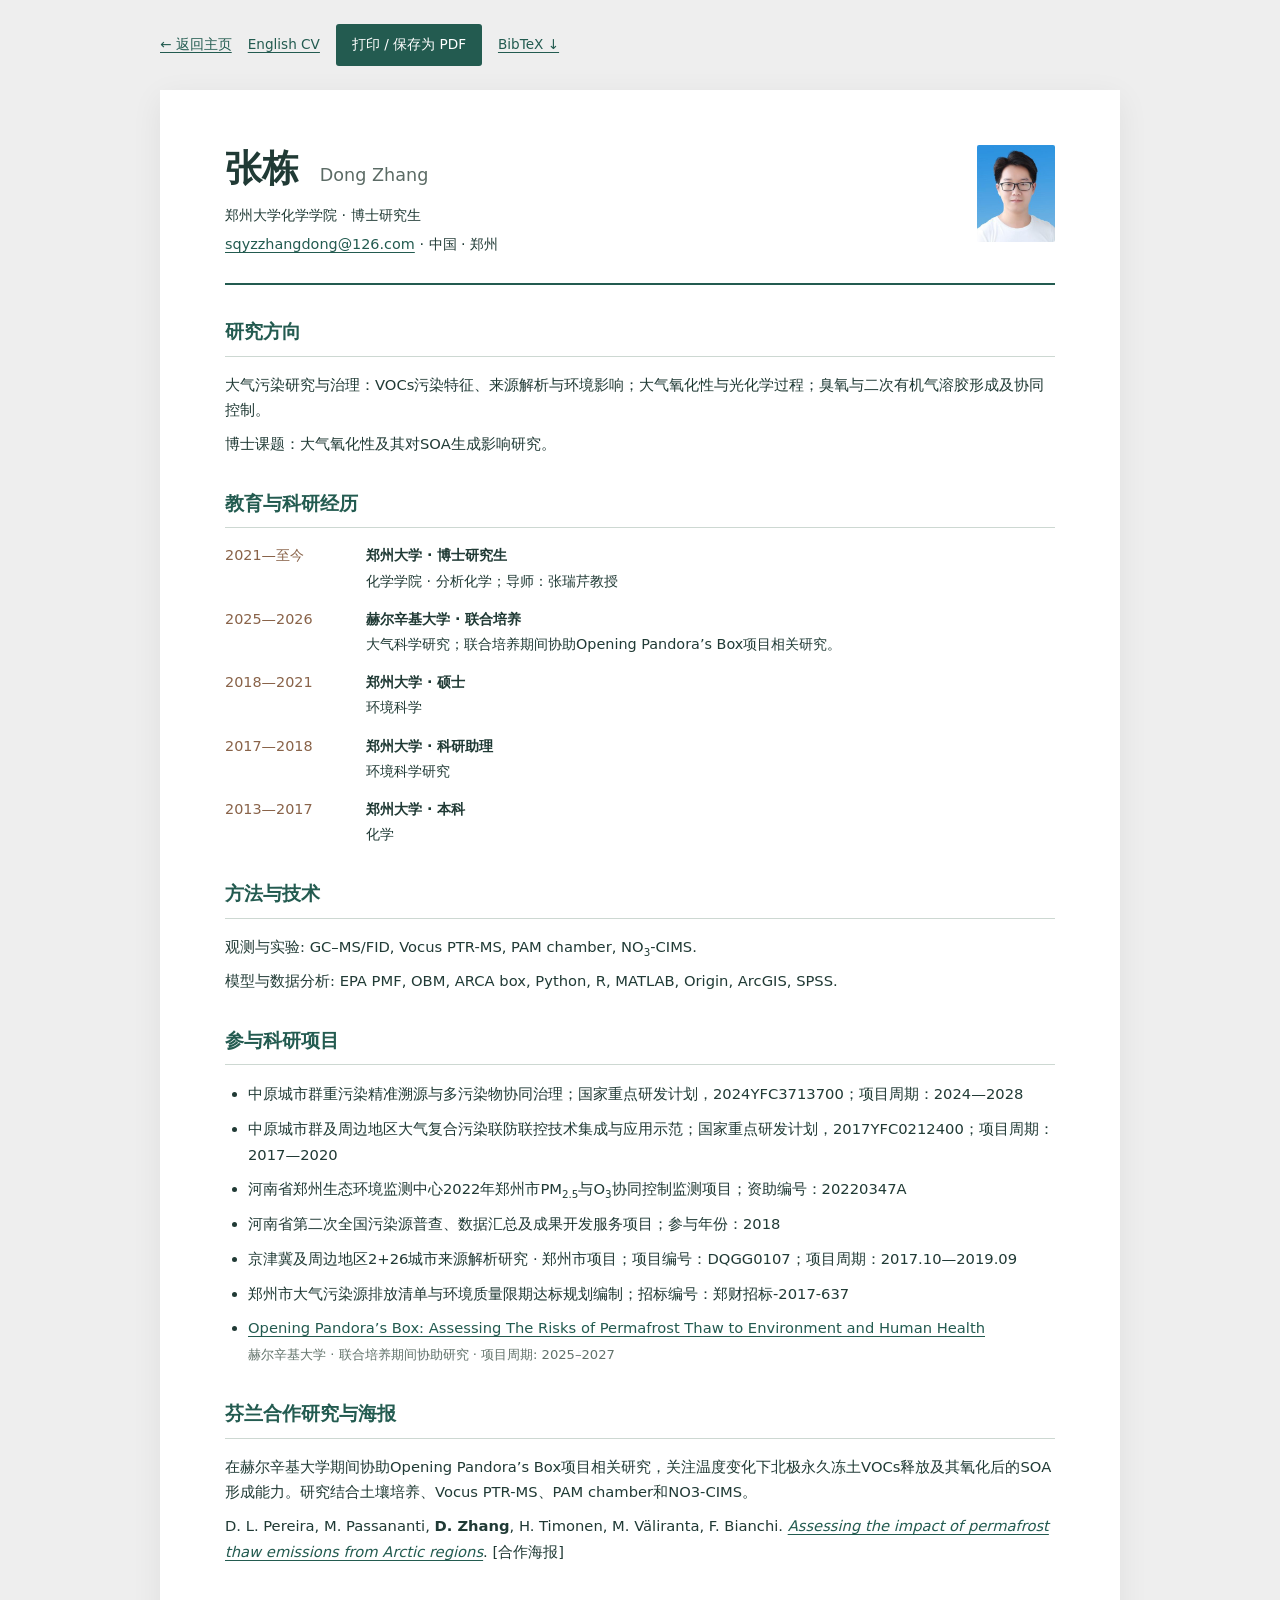
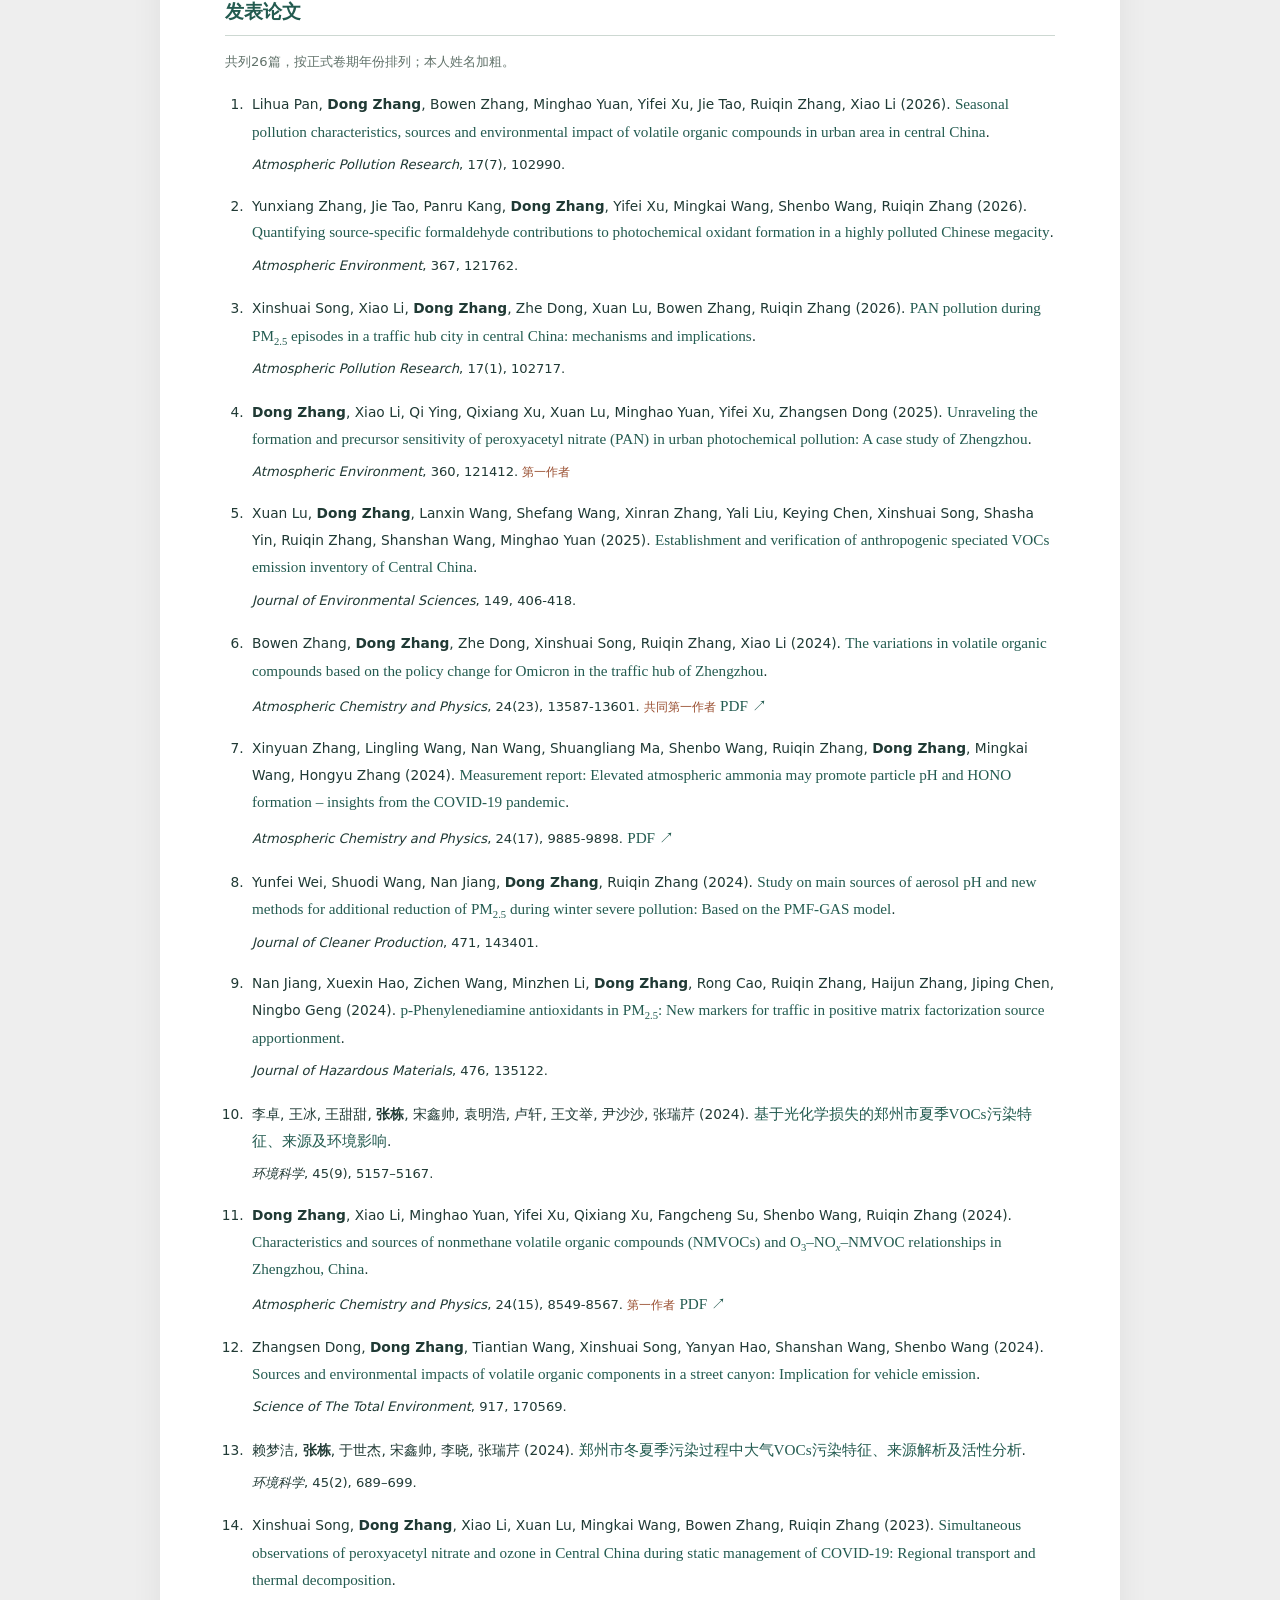
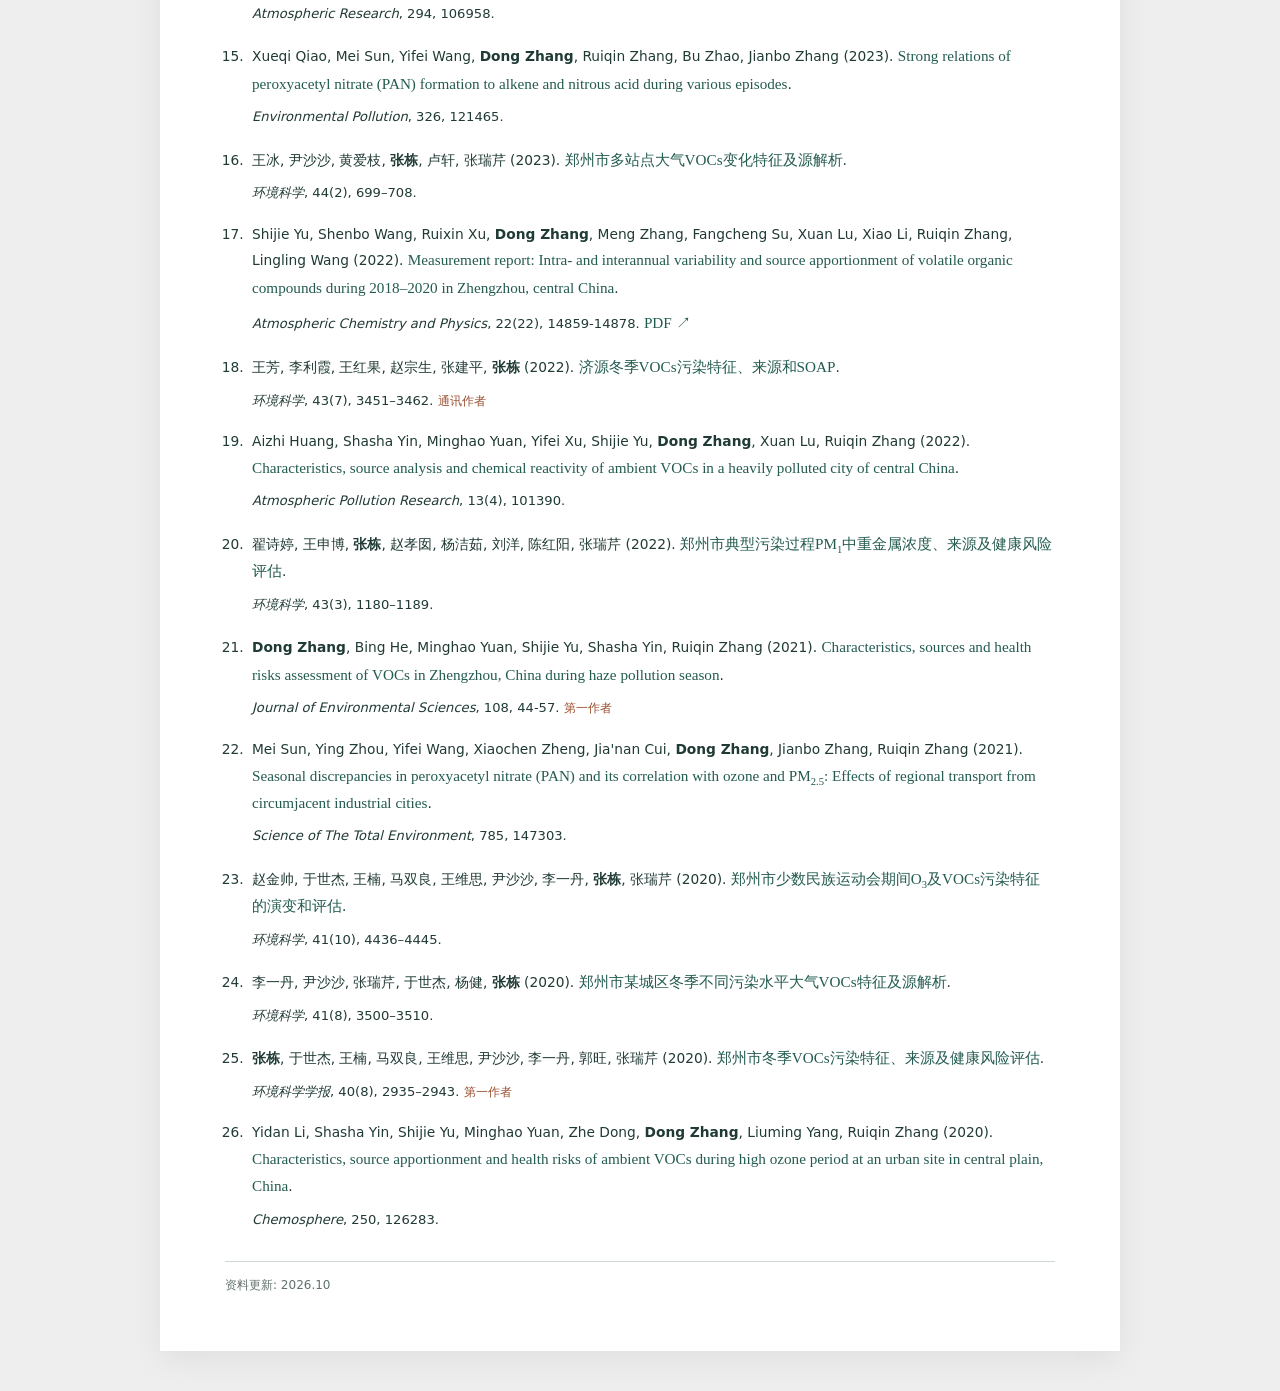
<file: cv.html>
<!doctype html>
<html lang="zh-CN"><head><meta charset="utf-8"><meta name="viewport" content="width=device-width, initial-scale=1"><meta name="color-scheme" content="light"><title>张栋 · 学术简历</title><link rel="stylesheet" href="cv.css"><link rel="icon" href="favicon.svg" type="image/svg+xml"></head>
<body><div class="cv-tools"><a href="index.html">← 返回主页</a><a href="cv-en.html">English CV</a><button type="button" onclick="window.print()">打印 / 保存为 PDF</button><a href="publications.bib" download>BibTeX ↓</a></div>
<main class="cv"><header><div><h1>张栋 <small>Dong Zhang</small></h1><p>郑州大学化学学院 · 博士研究生</p><p><a href="mailto:sqyzzhangdong@126.com">sqyzzhangdong@126.com</a> · 中国 · 郑州</p></div><img src="portrait.jpg" alt="张栋个人照片" width="78" height="97"></header>
<section><h2>研究方向</h2><p>大气污染研究与治理：VOCs污染特征、来源解析与环境影响；大气氧化性与光化学过程；臭氧与二次有机气溶胶形成及协同控制。</p><p>博士课题：大气氧化性及其对SOA生成影响研究。</p></section>
<section><h2>教育与科研经历</h2><div class="education"><div><time>2021—至今</time><p><strong>郑州大学 · 博士研究生</strong><br>化学学院 · 分析化学；导师：张瑞芹教授</p></div><div><time>2025—2026</time><p><strong>赫尔辛基大学 · 联合培养</strong><br>大气科学研究；联合培养期间协助Opening Pandora’s Box项目相关研究。</p></div><div><time>2018—2021</time><p><strong>郑州大学 · 硕士</strong><br>环境科学</p></div><div><time>2017—2018</time><p><strong>郑州大学 · 科研助理</strong><br>环境科学研究</p></div><div><time>2013—2017</time><p><strong>郑州大学 · 本科</strong><br>化学</p></div></div></section>
<section><h2>方法与技术</h2><p>观测与实验: GC–MS/FID, Vocus PTR-MS, PAM chamber, NO<sub>3</sub>-CIMS.</p><p>模型与数据分析: EPA PMF, OBM, ARCA box, Python, R, MATLAB, Origin, ArcGIS, SPSS.</p></section>
<section><h2>参与科研项目</h2><ul><li>中原城市群重污染精准溯源与多污染物协同治理；国家重点研发计划，2024YFC3713700；项目周期：2024—2028</li><li>中原城市群及周边地区大气复合污染联防联控技术集成与应用示范；国家重点研发计划，2017YFC0212400；项目周期：2017—2020</li><li>河南省郑州生态环境监测中心2022年郑州市PM<sub>2.5</sub>与O<sub>3</sub>协同控制监测项目；资助编号：20220347A</li><li>河南省第二次全国污染源普查、数据汇总及成果开发服务项目；参与年份：2018</li><li>京津冀及周边地区2+26城市来源解析研究 · 郑州市项目；项目编号：DQGG0107；项目周期：2017.10—2019.09</li><li>郑州市大气污染源排放清单与环境质量限期达标规划编制；招标编号：郑财招标-2017-637</li><li><a href="https://researchportal.helsinki.fi/en/projects/opening-pandoras-box-assessing-the-risks-of-permafrost-thaw-to-en/">Opening Pandora’s Box: Assessing The Risks of Permafrost Thaw to Environment and Human Health</a><br><span class="muted">赫尔辛基大学 · 联合培养期间协助研究 · 项目周期: 2025–2027</span></li></ul></section>
<section><h2>芬兰合作研究与海报</h2><p>在赫尔辛基大学期间协助Opening Pandora’s Box项目相关研究，关注温度变化下北极永久冻土VOCs释放及其氧化后的SOA形成能力。研究结合土壤培养、Vocus PTR-MS、PAM chamber和NO3-CIMS。</p><p>D. L. Pereira, M. Passananti, <strong>D. Zhang</strong>, H. Timonen, M. Väliranta, F. Bianchi. <a href="permafrost-poster.jpg"><i>Assessing the impact of permafrost thaw emissions from Arctic regions</i></a>. [合作海报]</p></section>
<section><h2>发表论文</h2><p class="muted">共列26篇，按正式卷期年份排列；本人姓名加粗。</p><ol class="publications"><li><p>Lihua Pan, <strong>Dong Zhang</strong>, Bowen Zhang, Minghao Yuan, Yifei Xu, Jie Tao, Ruiqin Zhang, Xiao Li (2026). <a href="https://linkinghub.elsevier.com/retrieve/pii/S1309104226001066">Seasonal pollution characteristics, sources and environmental impact of volatile organic compounds in urban area in central China</a>.</p><p class="journal"><i>Atmospheric Pollution Research</i>, 17(7), 102990.</p></li><li><p>Yunxiang Zhang, Jie Tao, Panru Kang, <strong>Dong Zhang</strong>, Yifei Xu, Mingkai Wang, Shenbo Wang, Ruiqin Zhang (2026). <a href="https://linkinghub.elsevier.com/retrieve/pii/S135223102500737X">Quantifying source-specific formaldehyde contributions to photochemical oxidant formation in a highly polluted Chinese megacity</a>.</p><p class="journal"><i>Atmospheric Environment</i>, 367, 121762.</p></li><li><p>Xinshuai Song, Xiao Li, <strong>Dong Zhang</strong>, Zhe Dong, Xuan Lu, Bowen Zhang, Ruiqin Zhang (2026). <a href="https://linkinghub.elsevier.com/retrieve/pii/S1309104225003198">PAN pollution during PM<sub>2.5</sub> episodes in a traffic hub city in central China: mechanisms and implications</a>.</p><p class="journal"><i>Atmospheric Pollution Research</i>, 17(1), 102717.</p></li><li><p><strong>Dong Zhang</strong>, Xiao Li, Qi Ying, Qixiang Xu, Xuan Lu, Minghao Yuan, Yifei Xu, Zhangsen Dong (2025). <a href="https://linkinghub.elsevier.com/retrieve/pii/S1352231025003875">Unraveling the formation and precursor sensitivity of peroxyacetyl nitrate (PAN) in urban photochemical pollution: A case study of Zhengzhou</a>.</p><p class="journal"><i>Atmospheric Environment</i>, 360, 121412. <span class="role">第一作者</span></p></li><li><p>Xuan Lu, <strong>Dong Zhang</strong>, Lanxin Wang, Shefang Wang, Xinran Zhang, Yali Liu, Keying Chen, Xinshuai Song, Shasha Yin, Ruiqin Zhang, Shanshan Wang, Minghao Yuan (2025). <a href="https://linkinghub.elsevier.com/retrieve/pii/S1001074224000470">Establishment and verification of anthropogenic speciated VOCs emission inventory of Central China</a>.</p><p class="journal"><i>Journal of Environmental Sciences</i>, 149, 406-418.</p></li><li><p>Bowen Zhang, <strong>Dong Zhang</strong>, Zhe Dong, Xinshuai Song, Ruiqin Zhang, Xiao Li (2024). <a href="https://acp.copernicus.org/articles/24/13587/2024/">The variations in volatile organic compounds based on the policy change for Omicron in the traffic hub of Zhengzhou</a>.</p><p class="journal"><i>Atmospheric Chemistry and Physics</i>, 24(23), 13587-13601. <span class="role">共同第一作者</span> <a href="https://acp.copernicus.org/articles/24/13587/2024/acp-24-13587-2024.pdf" target="_blank" rel="noopener noreferrer">PDF ↗</a></p></li><li><p>Xinyuan Zhang, Lingling Wang, Nan Wang, Shuangliang Ma, Shenbo Wang, Ruiqin Zhang, <strong>Dong Zhang</strong>, Mingkai Wang, Hongyu Zhang (2024). <a href="https://acp.copernicus.org/articles/24/9885/2024/">Measurement report: Elevated atmospheric ammonia may promote particle pH and HONO formation – insights from the COVID-19 pandemic</a>.</p><p class="journal"><i>Atmospheric Chemistry and Physics</i>, 24(17), 9885-9898. <a href="https://acp.copernicus.org/articles/24/9885/2024/acp-24-9885-2024.pdf" target="_blank" rel="noopener noreferrer">PDF ↗</a></p></li><li><p>Yunfei Wei, Shuodi Wang, Nan Jiang, <strong>Dong Zhang</strong>, Ruiqin Zhang (2024). <a href="https://linkinghub.elsevier.com/retrieve/pii/S0959652624028506">Study on main sources of aerosol pH and new methods for additional reduction of PM<sub>2.5</sub> during winter severe pollution: Based on the PMF-GAS model</a>.</p><p class="journal"><i>Journal of Cleaner Production</i>, 471, 143401.</p></li><li><p>Nan Jiang, Xuexin Hao, Zichen Wang, Minzhen Li, <strong>Dong Zhang</strong>, Rong Cao, Ruiqin Zhang, Haijun Zhang, Jiping Chen, Ningbo Geng (2024). <a href="https://linkinghub.elsevier.com/retrieve/pii/S0304389424017011">p‑Phenylenediamine antioxidants in PM<sub>2.5</sub>: New markers for traffic in positive matrix factorization source apportionment</a>.</p><p class="journal"><i>Journal of Hazardous Materials</i>, 476, 135122.</p></li><li><p>李卓, 王冰, 王甜甜, <strong>张栋</strong>, 宋鑫帅, 袁明浩, 卢轩, 王文举, 尹沙沙, 张瑞芹 (2024). <a href="https://www.hjkx.ac.cn/hjkx/ch/reader/view_abstract.aspx?file_no=20240916&amp;flag=1">基于光化学损失的郑州市夏季VOCs污染特征、来源及环境影响</a>.</p><p class="journal"><i>环境科学</i>, 45(9), 5157–5167.</p></li><li><p><strong>Dong Zhang</strong>, Xiao Li, Minghao Yuan, Yifei Xu, Qixiang Xu, Fangcheng Su, Shenbo Wang, Ruiqin Zhang (2024). <a href="https://acp.copernicus.org/articles/24/8549/2024/">Characteristics and sources of nonmethane volatile organic compounds (NMVOCs) and O<sub>3</sub>–NO<sub><i>x</i></sub>–NMVOC relationships in Zhengzhou, China</a>.</p><p class="journal"><i>Atmospheric Chemistry and Physics</i>, 24(15), 8549-8567. <span class="role">第一作者</span> <a href="https://acp.copernicus.org/articles/24/8549/2024/acp-24-8549-2024.pdf" target="_blank" rel="noopener noreferrer">PDF ↗</a></p></li><li><p>Zhangsen Dong, <strong>Dong Zhang</strong>, Tiantian Wang, Xinshuai Song, Yanyan Hao, Shanshan Wang, Shenbo Wang (2024). <a href="https://linkinghub.elsevier.com/retrieve/pii/S004896972400706X">Sources and environmental impacts of volatile organic components in a street canyon: Implication for vehicle emission</a>.</p><p class="journal"><i>Science of The Total Environment</i>, 917, 170569.</p></li><li><p>赖梦洁, <strong>张栋</strong>, 于世杰, 宋鑫帅, 李晓, 张瑞芹 (2024). <a href="https://www.hjkx.ac.cn/hjkx/ch/html/20240208.htm">郑州市冬夏季污染过程中大气VOCs污染特征、来源解析及活性分析</a>.</p><p class="journal"><i>环境科学</i>, 45(2), 689–699.</p></li><li><p>Xinshuai Song, <strong>Dong Zhang</strong>, Xiao Li, Xuan Lu, Mingkai Wang, Bowen Zhang, Ruiqin Zhang (2023). <a href="https://linkinghub.elsevier.com/retrieve/pii/S0169809523003551">Simultaneous observations of peroxyacetyl nitrate and ozone in Central China during static management of COVID-19: Regional transport and thermal decomposition</a>.</p><p class="journal"><i>Atmospheric Research</i>, 294, 106958.</p></li><li><p>Xueqi Qiao, Mei Sun, Yifei Wang, <strong>Dong Zhang</strong>, Ruiqin Zhang, Bu Zhao, Jianbo Zhang (2023). <a href="https://linkinghub.elsevier.com/retrieve/pii/S0269749123004670">Strong relations of peroxyacetyl nitrate (PAN) formation to alkene and nitrous acid during various episodes</a>.</p><p class="journal"><i>Environmental Pollution</i>, 326, 121465.</p></li><li><p>王冰, 尹沙沙, 黄爱枝, <strong>张栋</strong>, 卢轩, 张瑞芹 (2023). <a href="https://www.hjkx.ac.cn/hjkx/ch/reader/view_abstract.aspx?file_no=20230211&amp;flag=1">郑州市多站点大气VOCs变化特征及源解析</a>.</p><p class="journal"><i>环境科学</i>, 44(2), 699–708.</p></li><li><p>Shijie Yu, Shenbo Wang, Ruixin Xu, <strong>Dong Zhang</strong>, Meng Zhang, Fangcheng Su, Xuan Lu, Xiao Li, Ruiqin Zhang, Lingling Wang (2022). <a href="https://acp.copernicus.org/articles/22/14859/2022/">Measurement report: Intra- and interannual variability and source apportionment of volatile organic compounds during 2018–2020 in Zhengzhou, central China</a>.</p><p class="journal"><i>Atmospheric Chemistry and Physics</i>, 22(22), 14859-14878. <a href="https://acp.copernicus.org/articles/22/14859/2022/acp-22-14859-2022.pdf" target="_blank" rel="noopener noreferrer">PDF ↗</a></p></li><li><p>王芳, 李利霞, 王红果, 赵宗生, 张建平, <strong>张栋</strong> (2022). <a href="https://www.hjkx.ac.cn/ch/reader/view_abstract.aspx?file_no=20220708&amp;flag=1">济源冬季VOCs污染特征、来源和SOAP</a>.</p><p class="journal"><i>环境科学</i>, 43(7), 3451–3462. <span class="role">通讯作者</span></p></li><li><p>Aizhi Huang, Shasha Yin, Minghao Yuan, Yifei Xu, Shijie Yu, <strong>Dong Zhang</strong>, Xuan Lu, Ruiqin Zhang (2022). <a href="https://linkinghub.elsevier.com/retrieve/pii/S1309104222000769">Characteristics, source analysis and chemical reactivity of ambient VOCs in a heavily polluted city of central China</a>.</p><p class="journal"><i>Atmospheric Pollution Research</i>, 13(4), 101390.</p></li><li><p>翟诗婷, 王申博, <strong>张栋</strong>, 赵孝囡, 杨洁茹, 刘洋, 陈红阳, 张瑞芹 (2022). <a href="https://www.hjkx.ac.cn/hjkx/ch/html/20220306.htm">郑州市典型污染过程PM<sub>1</sub>中重金属浓度、来源及健康风险评估</a>.</p><p class="journal"><i>环境科学</i>, 43(3), 1180–1189.</p></li><li><p><strong>Dong Zhang</strong>, Bing He, Minghao Yuan, Shijie Yu, Shasha Yin, Ruiqin Zhang (2021). <a href="https://linkinghub.elsevier.com/retrieve/pii/S1001074221000395">Characteristics, sources and health risks assessment of VOCs in Zhengzhou, China during haze pollution season</a>.</p><p class="journal"><i>Journal of Environmental Sciences</i>, 108, 44-57. <span class="role">第一作者</span></p></li><li><p>Mei Sun, Ying Zhou, Yifei Wang, Xiaochen Zheng, Jia&#x27;nan Cui, <strong>Dong Zhang</strong>, Jianbo Zhang, Ruiqin Zhang (2021). <a href="https://linkinghub.elsevier.com/retrieve/pii/S0048969721023743">Seasonal discrepancies in peroxyacetyl nitrate (PAN) and its correlation with ozone and PM<sub>2.5</sub>: Effects of regional transport from circumjacent industrial cities</a>.</p><p class="journal"><i>Science of The Total Environment</i>, 785, 147303.</p></li><li><p>赵金帅, 于世杰, 王楠, 马双良, 王维思, 尹沙沙, 李一丹, <strong>张栋</strong>, 张瑞芹 (2020). <a href="https://www.hjkx.ac.cn/hjkx/ch/reader/view_abstract.aspx?file_no=20201010&amp;flag=1">郑州市少数民族运动会期间O<sub>3</sub>及VOCs污染特征的演变和评估</a>.</p><p class="journal"><i>环境科学</i>, 41(10), 4436–4445.</p></li><li><p>李一丹, 尹沙沙, 张瑞芹, 于世杰, 杨健, <strong>张栋</strong> (2020). <a href="https://doi.org/10.13227/j.hjkx.202001133">郑州市某城区冬季不同污染水平大气VOCs特征及源解析</a>.</p><p class="journal"><i>环境科学</i>, 41(8), 3500–3510.</p></li><li><p><strong>张栋</strong>, 于世杰, 王楠, 马双良, 王维思, 尹沙沙, 李一丹, 郭旺, 张瑞芹 (2020). <a href="https://html.rhhz.net/hjkxxb/html/20200216001.htm">郑州市冬季VOCs污染特征、来源及健康风险评估</a>.</p><p class="journal"><i>环境科学学报</i>, 40(8), 2935–2943. <span class="role">第一作者</span></p></li><li><p>Yidan Li, Shasha Yin, Shijie Yu, Minghao Yuan, Zhe Dong, <strong>Dong Zhang</strong>, Liuming Yang, Ruiqin Zhang (2020). <a href="https://linkinghub.elsevier.com/retrieve/pii/S0045653520304768">Characteristics, source apportionment and health risks of ambient VOCs during high ozone period at an urban site in central plain, China</a>.</p><p class="journal"><i>Chemosphere</i>, 250, 126283.</p></li></ol></section>
<footer>资料更新: 2026.10</footer></main></body></html>
</file>
<file: style.css>
:root{--paper:#f8f7f2;--panel:#eeeee6;--ink:#1c302e;--muted:#60716d;--accent:#1c4b48;--line:#d6ddd5;--warm:#ad5837;--white:#fff;--shadow:0 12px 40px #1c302e0c;color-scheme:light;font-family:system-ui,-apple-system,"Segoe UI","Microsoft YaHei","PingFang SC",sans-serif;font-size:16px;scroll-behavior:smooth;scroll-padding-top:100px}
:root[data-theme=dark]{--paper:#152321;--panel:#20302d;--ink:#e5ebe2;--muted:#adbbb4;--accent:#a8d5c4;--line:#3e514a;--warm:#eba98a;--white:#1d302c;--shadow:0 12px 40px #0001;color-scheme:dark}
*{box-sizing:border-box}body{margin:0;background:var(--paper);color:var(--ink);line-height:1.75}a{color:inherit;text-underline-offset:.2em}button,input,select{font:inherit}button,a,input,select{-webkit-tap-highlight-color:transparent}button{cursor:pointer}a:focus-visible,button:focus-visible,input:focus-visible,select:focus-visible{outline:3px solid var(--warm);outline-offset:4px}a:hover{color:var(--warm)}button{color:var(--ink)}button:hover{color:var(--warm)}sub{font-size:.7em;line-height:0}h1,h2,h3,h4,p{margin-top:0}h2,h3,h4{font-weight:600}h2{font-size:2rem;line-height:1.4;letter-spacing:-.04em}h3{line-height:1.55}h4{line-height:1.65}.section-shell{width:min(1120px,calc(100% - 96px));margin-inline:auto}.site-header{position:sticky;top:0;background:var(--paper);border-bottom:1px solid var(--line);z-index:20}.header-inner{width:min(1120px,calc(100% - 96px));margin:auto;display:flex;align-items:center;min-height:80px;gap:30px}.brand{font-family:Georgia,"Times New Roman",serif;font-size:2rem;font-weight:bold;text-decoration:none;letter-spacing:-.08em}.brand-dot{color:var(--warm)}nav{display:flex;gap:32px;margin-left:auto}nav a{font-size:.94rem;text-decoration:none}.header-tools{display:flex;align-items:center;gap:8px;border-left:1px solid var(--line);padding-left:24px}.header-tools button{border:0;background:none;min-height:44px;min-width:36px;font-size:.9rem}.header-tools #theme-toggle{font-size:1.5rem}.hero{display:grid;grid-template-columns:230px 1fr;gap:86px;padding-top:74px;padding-bottom:78px}.identity{padding-top:6px}.portrait-frame{border-radius:3px;overflow:hidden;width:208px;box-shadow:var(--shadow)}.portrait-frame img{display:block;width:100%;height:auto}.identity-location{margin-top:22px;margin-bottom:4px;color:var(--muted);font-size:.9rem}.email-small{font-size:.85rem;text-decoration:none;word-break:break-all}.eyebrow{font-size:.8rem;letter-spacing:.12em;text-transform:uppercase;color:var(--muted);font-weight:500;margin-bottom:14px}.intro h1{font-size:3.7rem;letter-spacing:.05em;line-height:1.15;margin-bottom:16px;font-weight:600}.name-secondary{display:inline-block;margin-left:22px;font-family:Georgia,"Times New Roman",serif;font-size:2rem;font-weight:normal;letter-spacing:-.025em;color:var(--muted)}.affiliation{display:flex;gap:16px;align-items:center;flex-wrap:wrap;color:var(--muted);font-size:.95rem;margin-bottom:26px}.status{font-size:.8rem;border:1px solid var(--line);padding:2px 10px;border-radius:30px;white-space:nowrap}.intro-title{font-size:1.6rem;margin-bottom:14px;letter-spacing:-.01em}.intro-copy{font-size:1.08rem;max-width:670px;margin-bottom:14px;line-height:1.95}.intro-detail{font-size:.9rem;line-height:1.9;color:var(--muted);margin-bottom:25px}.hero-actions{display:flex;align-items:center;gap:27px}.button{display:inline-flex;gap:28px;align-items:center;justify-content:center;padding:11px 22px;text-decoration:none;border:1px solid var(--accent);font-size:.94rem;min-height:48px}.button.primary{background:var(--accent);color:var(--paper);border-radius:3px}.button.primary:hover{background:var(--ink);color:var(--paper)}.text-link{display:inline-flex;align-items:center;gap:12px;font-size:.9rem;text-decoration:none}.content-section{padding-block:60px 66px;border-top:1px solid var(--line)}.section-heading{display:flex;align-items:flex-end;justify-content:space-between;gap:36px;margin-bottom:34px}.section-heading .eyebrow{margin-bottom:8px}.section-heading h2{margin-bottom:0}.section-lead{font-size:.92rem;color:var(--muted);margin-bottom:6px}.research-grid{display:grid;grid-template-columns:repeat(3,minmax(0,1fr));gap:30px}.research-card{padding:24px 25px 25px;background:var(--panel);border-top:2px solid var(--accent);border-radius:2px}.research-index{font-family:Georgia,"Times New Roman",serif;font-style:italic;color:var(--warm);font-size:1.1rem}.research-card h3{font-size:1.15rem;letter-spacing:-.02em;margin-block:14px}.research-card p{font-size:.94rem;color:var(--muted);line-height:1.95;margin-bottom:20px}.tags{display:flex;flex-wrap:wrap;gap:8px 13px;font-size:.8rem;color:var(--accent)}.methods{display:flex;align-items:center;flex-wrap:wrap;gap:8px 22px;padding-top:28px;font-size:.82rem;color:var(--muted)}.methods p{margin:0;color:var(--ink);font-size:.85rem}.publication-toolbar{border-block:1px solid var(--line);padding-block:17px;display:flex;flex-direction:column;gap:14px}.filter-tabs{display:flex;gap:8px;flex-wrap:wrap}.filter-tabs button{border:0;background:transparent;border-radius:3px;padding:7px 13px;min-height:42px;font-size:.88rem}.filter-tabs button.active{background:var(--accent);color:var(--paper)}.search-row{display:flex;gap:12px}.search-label{flex:1}.search-label input,.year-label select{background:var(--white);border:1px solid var(--line);border-radius:3px;color:var(--ink);min-height:44px;padding:9px 13px;width:100%;font-size:.88rem}.year-label{width:142px;flex-shrink:0}.publication-count{font-size:.82rem;color:var(--muted);margin-block:17px 4px}.year-group{display:grid;grid-template-columns:90px 1fr;gap:24px;padding-top:20px}.publication-year-heading{font-family:Georgia,"Times New Roman",serif;font-size:1.7rem;color:var(--accent);font-weight:normal;margin:10px 0}.paper{padding:11px 0 24px;margin-bottom:14px;border-bottom:1px solid var(--line)}.paper:last-child{margin-bottom:0}.paper h4{font-family:Georgia,"Times New Roman","Songti SC",SimSun,serif;font-size:1.12rem;margin-bottom:9px;font-weight:normal;line-height:1.65}.paper h4 a{text-decoration:none}.paper.zh h4{font-family:system-ui,"Microsoft YaHei",sans-serif;font-size:1.05rem;font-weight:500;line-height:1.8}.paper-authors{font-size:.86rem;color:var(--muted);line-height:1.9;margin-bottom:8px}.paper-authors strong{color:var(--ink);font-weight:650}.paper-meta{font-size:.86rem;color:var(--muted);margin-bottom:9px;line-height:1.7}.paper-journal{font-style:italic;color:var(--ink)}.paper-links{display:flex;flex-wrap:wrap;gap:10px 20px;align-items:center}.paper-links a,.paper-links button{font-size:.78rem;text-decoration:none;background:none;border:0;padding:0;color:var(--accent);min-height:32px;display:inline-flex;align-items:center}.paper-links a:hover,.paper-links button:hover{color:var(--warm)}.authorship{color:var(--warm);font-size:.75rem;display:inline-block;background:var(--panel);border-radius:3px;padding:2px 8px}.publication-note{font-size:.8rem;color:var(--muted);margin-top:26px}.no-results{padding:50px 20px;text-align:center;color:var(--muted);border-bottom:1px solid var(--line)}.experience-grid{display:grid;grid-template-columns:1fr 1fr;gap:80px}.subsection-label{font-size:.9rem;color:var(--muted);font-weight:500;margin-bottom:24px}.timeline{list-style:none;padding:0;margin:0}.timeline li{display:grid;grid-template-columns:110px 1fr;gap:18px;position:relative;padding-bottom:26px}.timeline-date{font-size:.8rem;color:var(--warm);padding-top:3px;font-variant-numeric:tabular-nums}.timeline h4,.project-list h4{font-size:.96rem;margin-bottom:4px;font-weight:500}.timeline p,.project-list p{font-size:.83rem;color:var(--muted);margin-bottom:2px}.project-list{list-style:none;padding:0;margin:0}.project-list li{padding:0 0 18px;margin-bottom:17px;border-bottom:1px solid var(--line)}.project-list li:last-child{border:0;margin-bottom:0}.project-list h4{font-size:.91rem;line-height:1.85}.contact-section{border-top:1px solid var(--line);padding-block:50px 60px;display:grid;grid-template-columns:1.1fr 1fr;gap:70px}.contact-section h2{font-size:1.7rem;margin-bottom:14px}.contact-section p:not(.eyebrow){font-size:.9rem;color:var(--muted);margin-bottom:0}.contact-details{align-self:center}.contact-email{font-family:Georgia,"Times New Roman",serif;font-size:1.25rem;text-decoration:none;display:flex;gap:24px;align-items:center;margin-bottom:9px;overflow-wrap:anywhere}footer{border-top:1px solid var(--line);display:flex;flex-wrap:wrap;gap:16px 32px;align-items:center;padding-block:24px 32px;color:var(--muted);font-size:.78rem}footer p{margin:0}footer a{margin-left:auto;text-decoration:none}.toast{position:fixed;left:50%;bottom:26px;transform:translate(-50%,15px);background:var(--ink);color:var(--paper);padding:10px 20px;border-radius:4px;opacity:0;pointer-events:none;transition:opacity .15s,transform .15s;z-index:30;max-width:90vw;font-size:.9rem}.toast.show{opacity:1;transform:translate(-50%,0)}.sr-only{position:absolute;width:1px;height:1px;padding:0;overflow:hidden;clip:rect(0,0,0,0);white-space:nowrap;border:0}.skip{position:fixed;top:-100px;left:20px;z-index:50;background:var(--paper);padding:10px}.skip:focus{top:10px}
.collaboration{display:grid;grid-template-columns:260px minmax(0,1fr);gap:44px;align-items:center;margin-top:40px;padding:32px;background:var(--panel);border-radius:3px}.poster-figure{margin:0}.poster-figure img{display:block;width:100%;height:auto;box-shadow:var(--shadow);border-radius:2px}.poster-figure figcaption{font-size:.78rem;color:var(--muted);margin-top:10px}.poster-figure figcaption a{text-decoration:none}.collaboration h3{font-size:1.4rem;margin-bottom:18px}.collaboration-copy>p:not(.eyebrow){font-size:.92rem;line-height:1.95;color:var(--muted);margin-bottom:15px}.poster-citation{border-top:1px solid var(--line);padding-top:18px;margin-top:22px;margin-bottom:23px}.poster-label{font-size:.75rem;color:var(--warm);margin-bottom:6px}.poster-citation h4{font-family:Georgia,"Times New Roman",serif;font-size:1.08rem;line-height:1.6;margin-bottom:8px;font-weight:normal}.poster-citation p:last-child{font-size:.8rem;color:var(--muted);margin-bottom:0}.poster-citation strong{color:var(--ink)}
@media(max-width:960px){.collaboration{grid-template-columns:210px minmax(0,1fr);gap:28px;padding:25px}}
@media(max-width:700px){.collaboration{grid-template-columns:1fr;padding:23px;gap:26px;margin-top:30px}.poster-figure{max-width:280px;margin:auto}.collaboration h3{font-size:1.25rem}.collaboration .text-link{font-size:.8rem;gap:8px}.collaboration-copy>p:not(.eyebrow){font-size:.9rem}}
@media(min-width:1450px){.hero{padding-top:92px;padding-bottom:92px}}
@media(max-width:960px){.section-shell,.header-inner{width:calc(100% - 64px)}.hero{gap:44px;grid-template-columns:190px 1fr;padding-block:54px}.portrait-frame{width:176px}.intro h1{font-size:3.1rem}.name-secondary{font-size:1.7rem;margin-left:17px}.research-grid{gap:16px}.research-card{padding:20px}.experience-grid{gap:35px}.timeline li{grid-template-columns:96px 1fr;gap:12px}.section-lead{max-width:250px}.contact-section{gap:35px}.email-small{font-size:.78rem}}
@media(max-width:700px){:root{scroll-padding-top:92px}.section-shell,.header-inner{width:calc(100% - 40px)}.header-inner{min-height:68px;gap:12px}.brand{font-size:1.7rem}nav{gap:15px}nav a{font-size:.82rem}.header-tools{padding-left:9px;gap:1px}.header-tools button{min-width:30px;font-size:.8rem}.header-tools #theme-toggle{font-size:1.2rem}.hero{display:flex;flex-direction:column;gap:28px;padding-block:34px 44px}.identity{display:flex;gap:18px;align-items:center;flex-wrap:wrap;padding:0}.portrait-frame{width:90px;flex-shrink:0}.portrait-frame img{width:90px;height:112px;object-fit:cover}.identity-location{margin:0;align-self:center}.email-small{display:none}.intro h1{font-size:2.9rem;margin-bottom:13px}.name-secondary{font-size:1.65rem;margin-left:20px}.eyebrow{font-size:.75rem}.affiliation{font-size:.85rem;gap:12px;margin-bottom:22px}.intro-title{font-size:1.4rem}.intro-copy{font-size:1rem;line-height:1.95}.intro-detail{font-size:.85rem}.content-section{padding-block:38px 42px}.section-heading{align-items:flex-start;gap:18px;margin-bottom:25px}.section-heading h2{font-size:1.65rem}.section-lead{display:none}.section-heading .text-link{font-size:.8rem;align-self:flex-end}.research-grid{grid-template-columns:1fr;gap:15px}.research-card{padding:21px 23px}.research-card h3{margin-block:7px 10px}.research-card p{margin-bottom:13px}.methods{gap:10px 17px}.methods p{flex-basis:100%}.filter-tabs{gap:3px}.filter-tabs button{font-size:.78rem;padding-inline:9px}.search-row{gap:8px}.year-label{width:112px}.search-label input,.year-label select{font-size:.82rem}.year-group{display:block;padding-top:17px}.publication-year-heading{margin-block:5px 14px;font-size:1.55rem}.paper h4{font-size:1.08rem}.paper-authors{font-size:.82rem}.paper-meta{font-size:.8rem}.paper-links{gap:8px 17px}.experience-grid{grid-template-columns:1fr;gap:22px}.timeline li{grid-template-columns:108px 1fr}.contact-section{grid-template-columns:1fr;gap:23px;padding-block:36px 42px}.contact-section h2{font-size:1.5rem}.contact-email{font-size:1.16rem;gap:15px}footer{gap:12px;font-size:.73rem}footer a{margin-left:0;flex-basis:100%}html[lang=en] nav{gap:11px}html[lang=en] nav a{font-size:.75rem}html[lang=en] .header-inner{gap:8px}html[lang=en] .header-tools{padding-left:5px}html[lang=en] .intro h1{font-size:2.5rem;letter-spacing:0}html[lang=en] .name-secondary{font-family:system-ui;font-size:1.3rem;margin-left:14px}html[lang=en] .intro-title{font-size:1.5rem}}
@media(max-width:380px){.section-shell,.header-inner{width:calc(100% - 28px)}nav{gap:11px}.header-tools{padding-left:5px}.intro h1{font-size:2.7rem}.name-secondary{font-size:1.5rem;margin-left:14px}.filter-tabs button{font-size:.73rem;padding-inline:7px}html[lang=en] nav{gap:8px}html[lang=en] nav a{font-size:.7rem}html[lang=en] .brand{font-size:1.4rem}html[lang=en] .header-tools button{min-width:26px}}
@media(max-width:700px){html[lang=en]{scroll-padding-top:115px}html[lang=en] .header-inner{flex-wrap:wrap;gap:0;padding-block:6px}html[lang=en] nav{order:3;flex-basis:100%;justify-content:space-between;margin:0;padding-bottom:6px;gap:12px}html[lang=en] nav a{font-size:.8rem}html[lang=en] .header-tools{margin-left:auto;border:0;padding-left:0}html[lang=en] .brand{font-size:1.7rem}}
@media(prefers-reduced-motion:reduce){:root{scroll-behavior:auto}*{transition:none!important}}
@media print{.site-header,.hero-actions,.publication-toolbar,.paper-links,.toast,footer a,.skip{display:none!important}.section-shell{width:100%;margin:0}.hero{padding:0 0 20px;gap:30px;grid-template-columns:130px 1fr}.portrait-frame{width:110px}.identity-location,.email-small{display:none}.intro h1{font-size:2rem}.intro-title{font-size:1.2rem}.intro-copy{font-size:.9rem}.intro-detail{margin:0}.content-section,.contact-section{padding-block:20px}.research-grid{gap:12px}.research-card{padding:12px}.research-card p{font-size:.8rem}.section-heading h2{font-size:1.4rem}.eyebrow{font-size:.7rem}.paper{break-inside:avoid}.year-group{grid-template-columns:55px 1fr;gap:15px}.paper h4{font-size:.95rem}.paper-authors,.paper-meta{font-size:.75rem}.experience-grid{gap:30px}.contact-email{font-size:1rem}body{background:#fff;color:#000}a{color:inherit}*{box-shadow:none!important}}
</file>
<file: cv.css>
:root{font:16px/1.75 system-ui,-apple-system,"Segoe UI","Microsoft YaHei",sans-serif;color:#203a35;background:#eee;color-scheme:light}*{box-sizing:border-box}body{margin:0}a{color:#235b50;text-underline-offset:3px}a:hover{color:#a24f31}a:focus-visible,button:focus-visible{outline:3px solid #a24f31;outline-offset:4px}.cv-tools{width:min(960px,calc(100% - 40px));margin:24px auto;display:flex;gap:16px;flex-wrap:wrap;align-items:center;font-size:.85rem}.cv-tools button{font:inherit;background:#235b50;color:#fff;border:0;border-radius:3px;padding:9px 16px;cursor:pointer}.cv{width:min(960px,calc(100% - 40px));padding:55px 65px;margin:0 auto 40px;background:#fff;box-shadow:0 8px 30px #0001}header{display:flex;align-items:flex-start;justify-content:space-between;gap:28px;border-bottom:2px solid #235b50;padding-bottom:22px}header img{object-fit:cover;border-radius:2px}h1{font-size:2.3rem;line-height:1.3;margin:0 0 10px;font-weight:600}h1 small{font-size:1.1rem;font-weight:normal;color:#5b6b65;margin-left:8px}header p{margin:4px 0;font-size:.9rem}h2{font-size:1.2rem;color:#235b50;border-bottom:1px solid #cdd8d2;padding-bottom:7px;margin:30px 0 15px}p{margin:0 0 8px}section>p{font-size:.92rem}li{margin-bottom:9px;font-size:.92rem}ul,ol{padding-left:23px}.education>div{display:grid;grid-template-columns:125px 1fr;gap:16px;margin-bottom:13px;font-size:.9rem}.education time{color:#896349}.education p{margin:0}.muted{color:#61726a;font-size:.82rem}.publications li{padding-left:4px;margin-bottom:17px;font-size:.86rem;line-height:1.8}.publications li a{text-decoration:none;font-family:Georgia,"Times New Roman",SimSun,serif;font-size:.95rem}.publications .journal{font-size:.82rem}.role{font-size:.75rem;color:#9a5032}.publications strong{font-weight:650}footer{border-top:1px solid #cdd8d2;margin-top:30px;padding-top:13px;font-size:.75rem;color:#61726a}sub{font-size:.7em;line-height:0}@media(max-width:600px){.cv{width:100%;padding:28px 22px;margin-bottom:0}.cv-tools{margin-block:15px;gap:12px}.cv-tools a,.cv-tools button{min-height:40px;display:inline-flex;align-items:center}header{gap:15px}header img{width:60px;height:75px}h1{font-size:1.8rem}h1 small{font-size:.95rem;display:block;margin:5px 0 0}header p{font-size:.8rem;overflow-wrap:anywhere}.education>div{grid-template-columns:95px 1fr;gap:12px;font-size:.84rem}}@page{size:A4;margin:16mm 17mm}@media print{:root{font-size:10pt;line-height:1.6;background:#fff;color:#000}.cv-tools{display:none}.cv{width:100%;margin:0;padding:0;box-shadow:none}header img{width:64px;height:80px}header{padding-bottom:12px}h1{font-size:22pt}h2{font-size:12pt;margin-top:20px;break-after:avoid}header,li,.education>div{break-inside:avoid}.publications li{font-size:9pt;margin-bottom:10px}.publications li a{font-size:10pt}.publications .journal{font-size:9pt}a{color:inherit;text-decoration:none}footer{font-size:8pt}.education>div{grid-template-columns:105px 1fr}section>p,li{font-size:10pt}}
</file>
